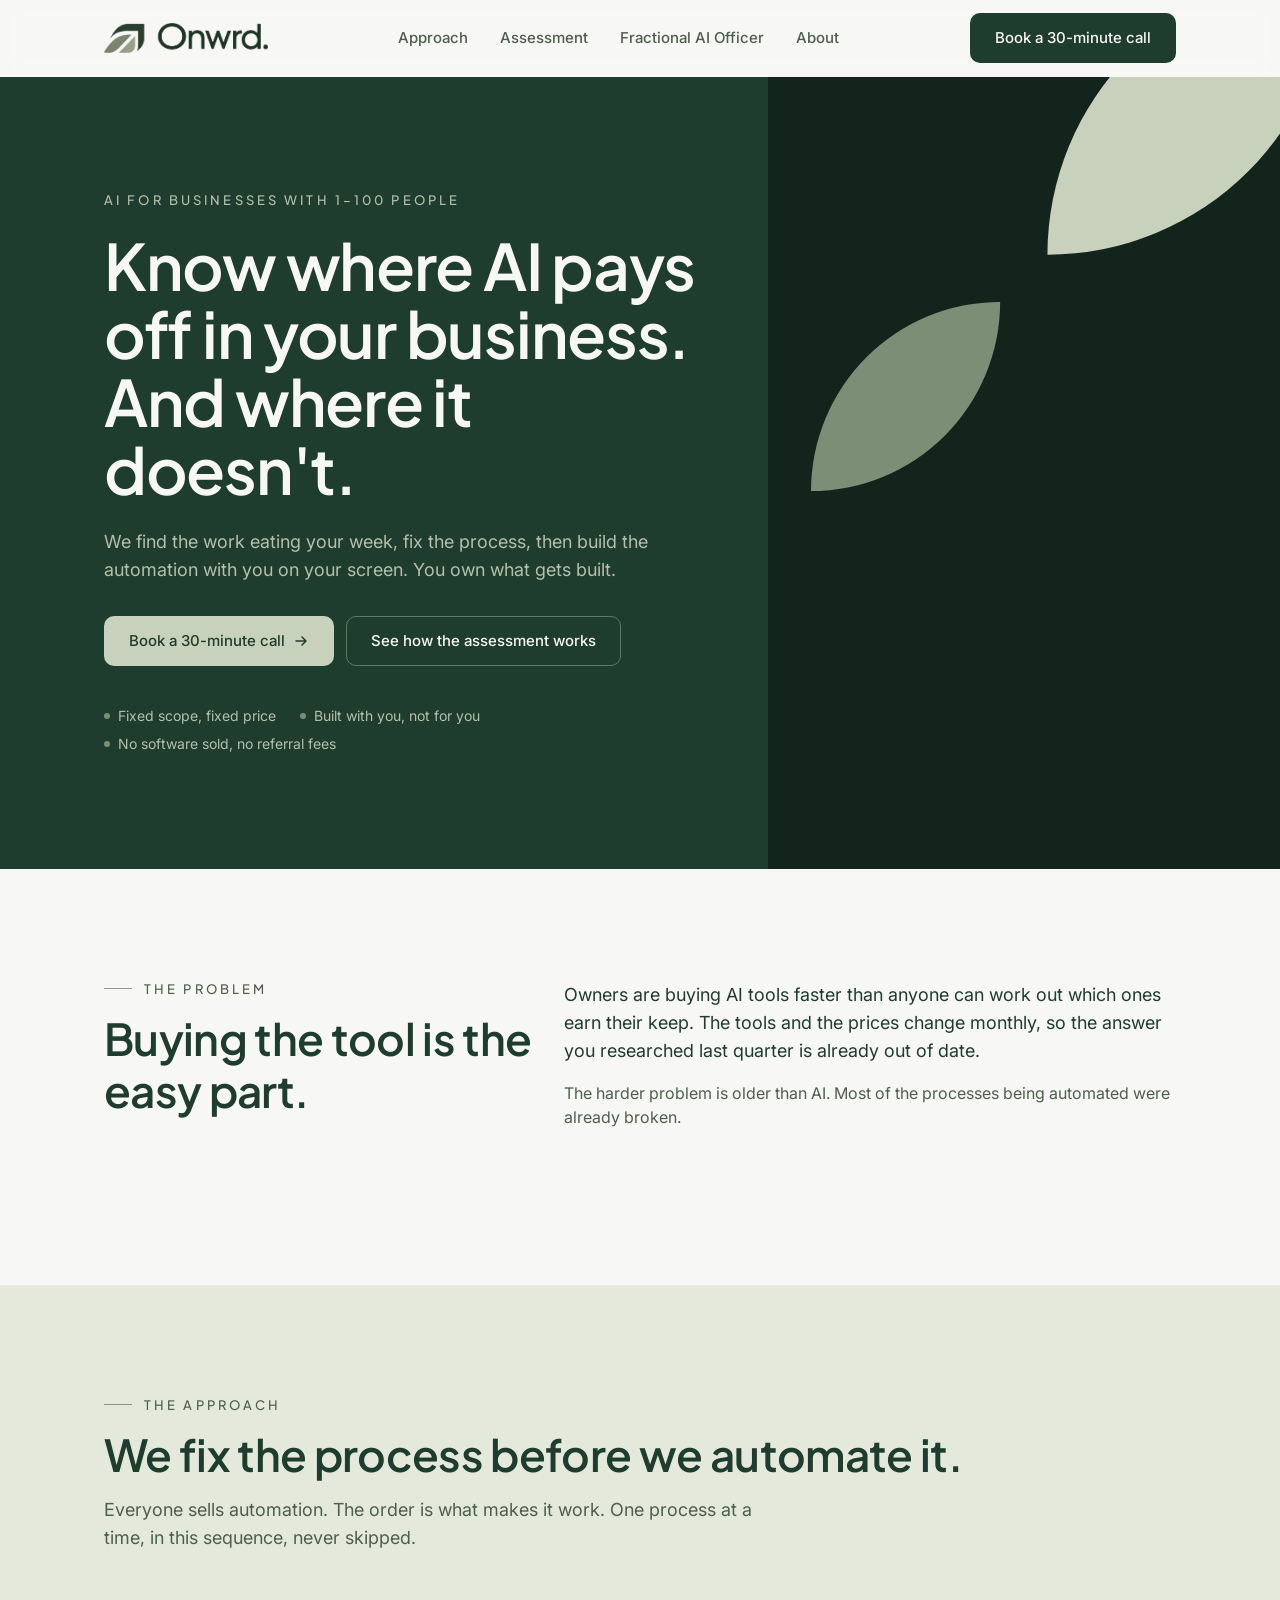
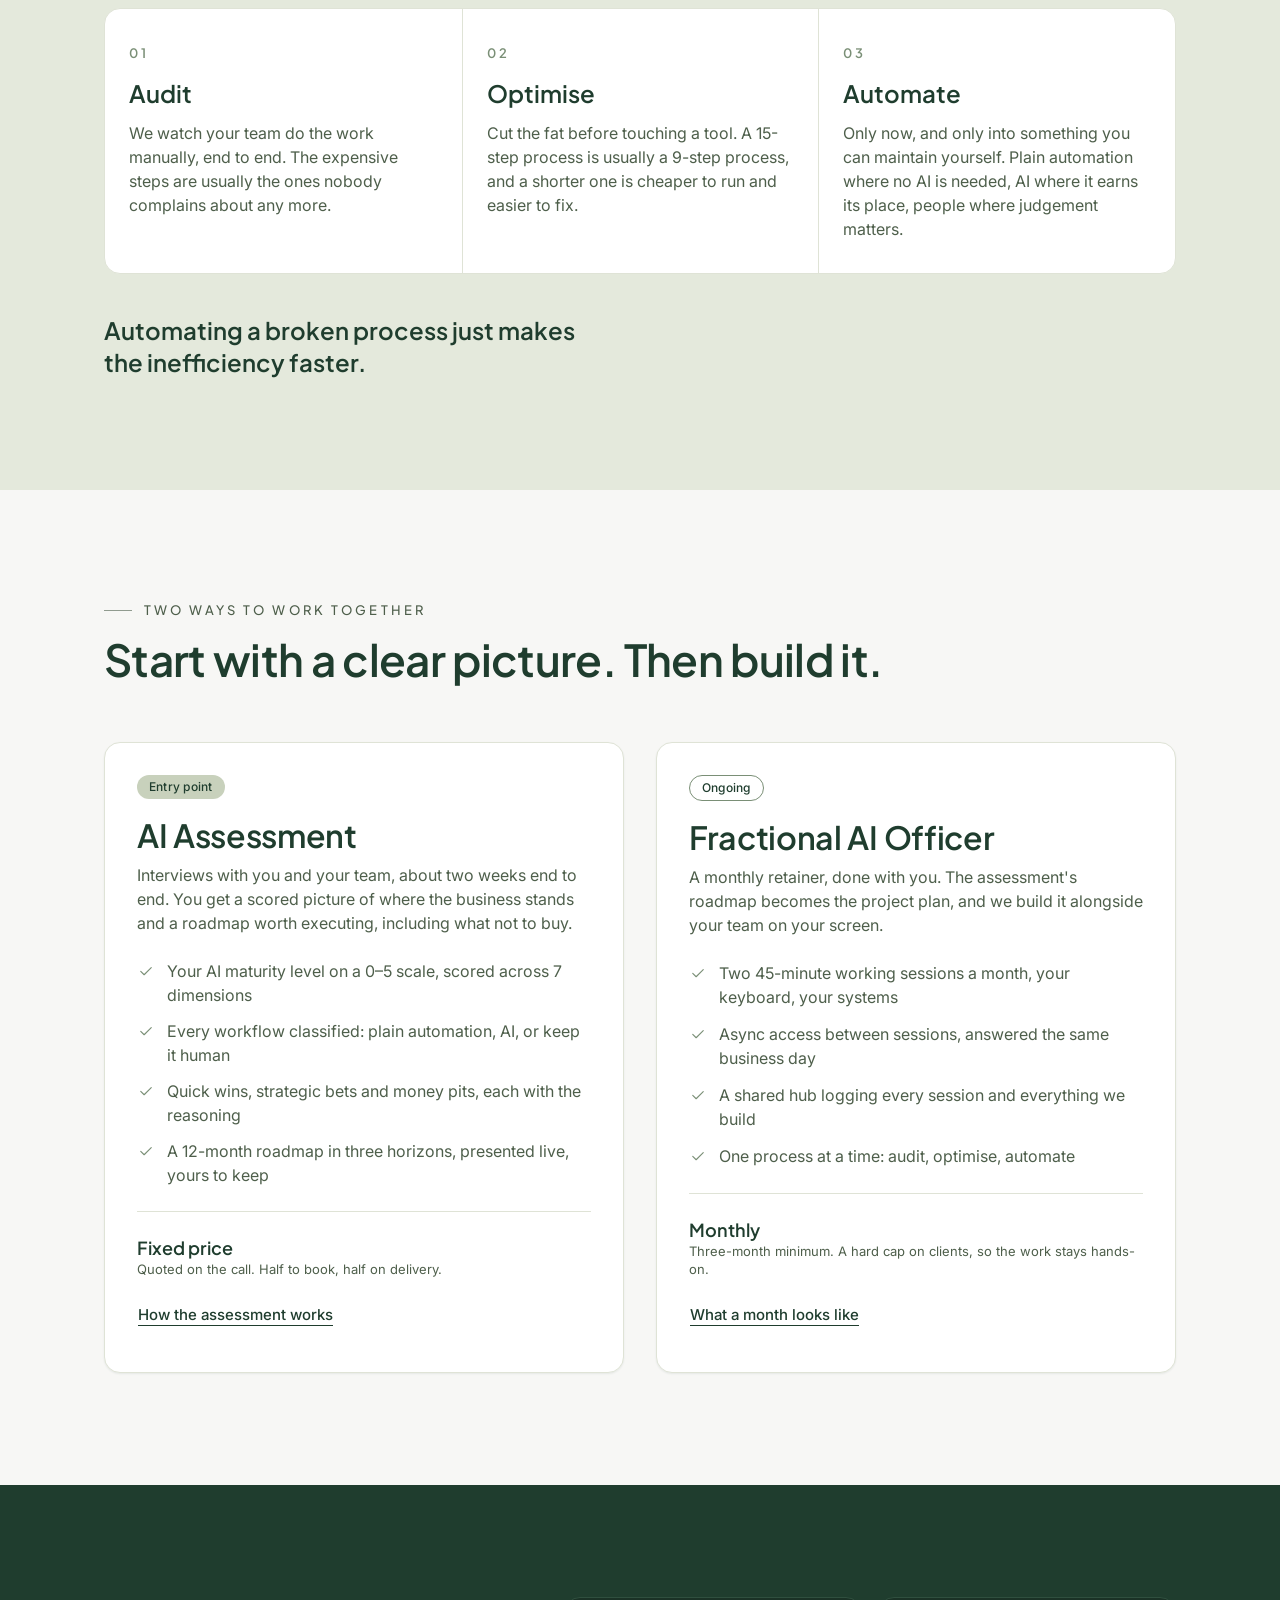
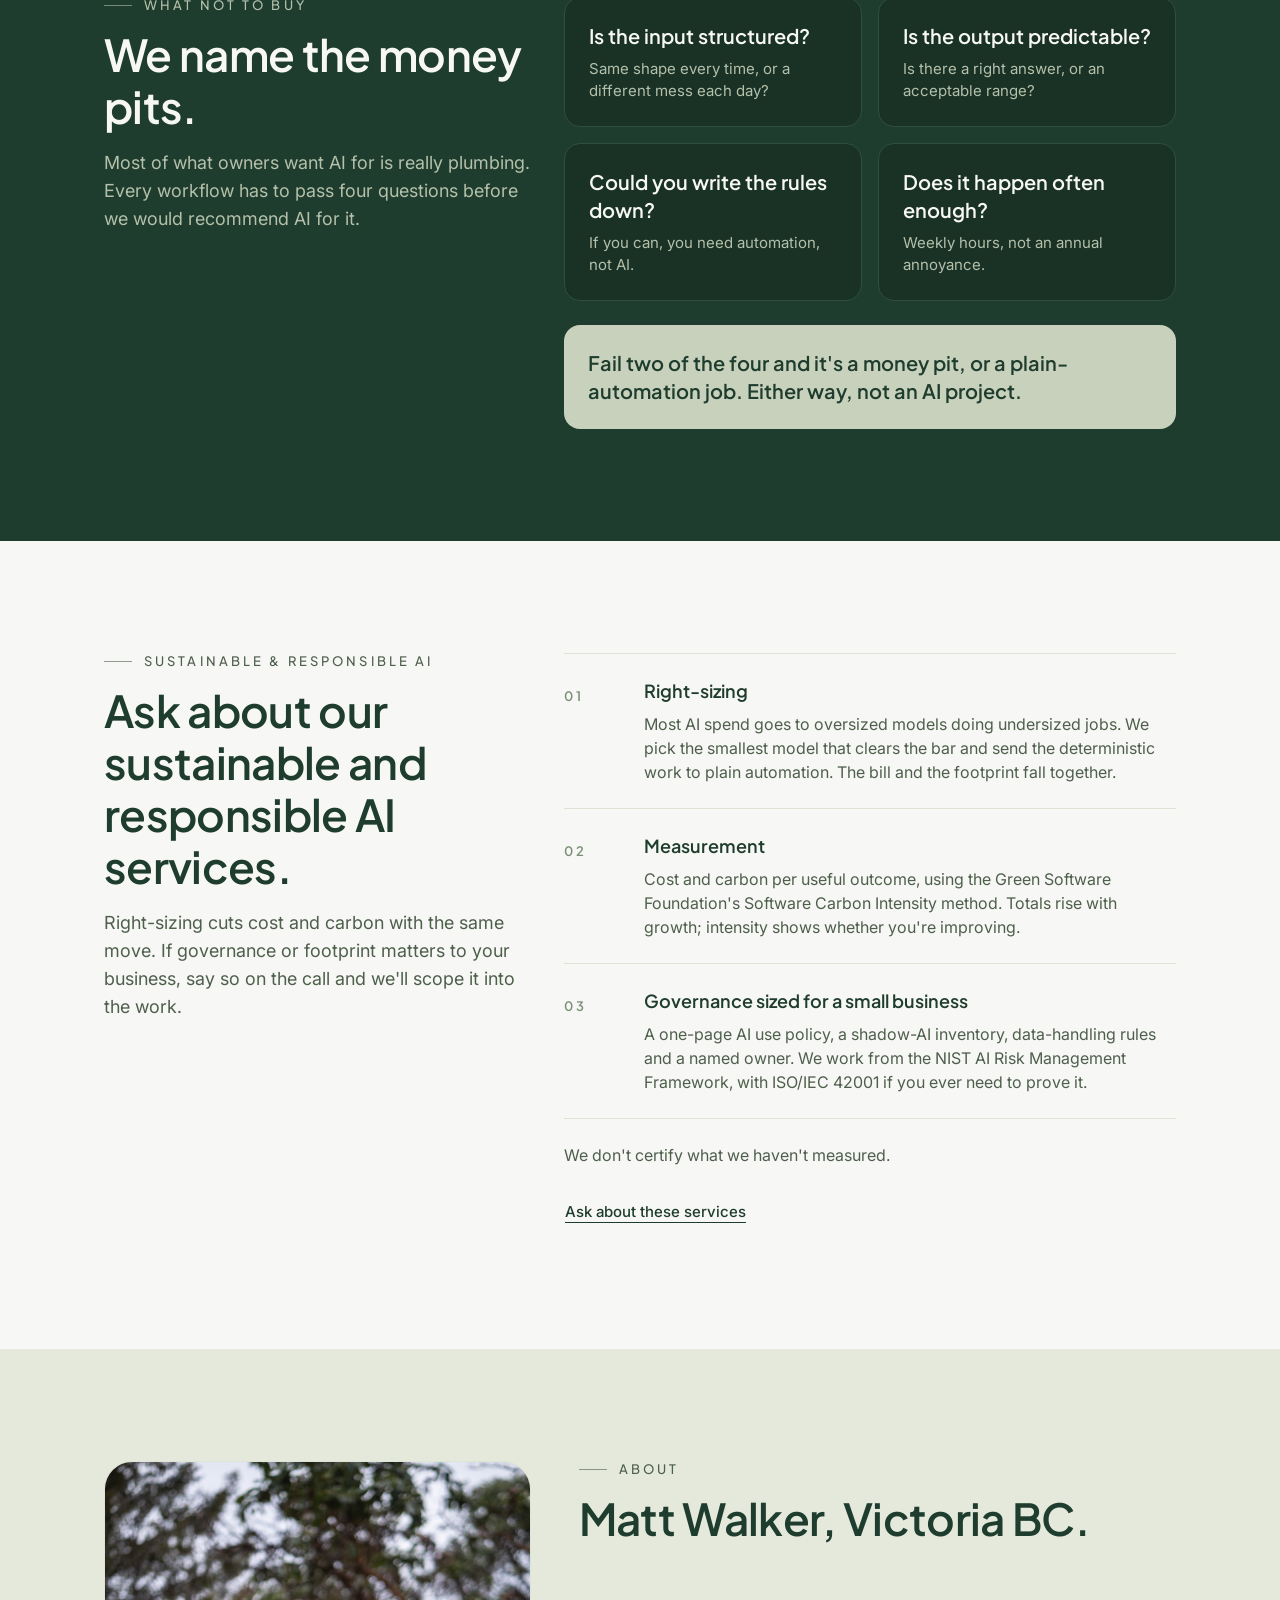
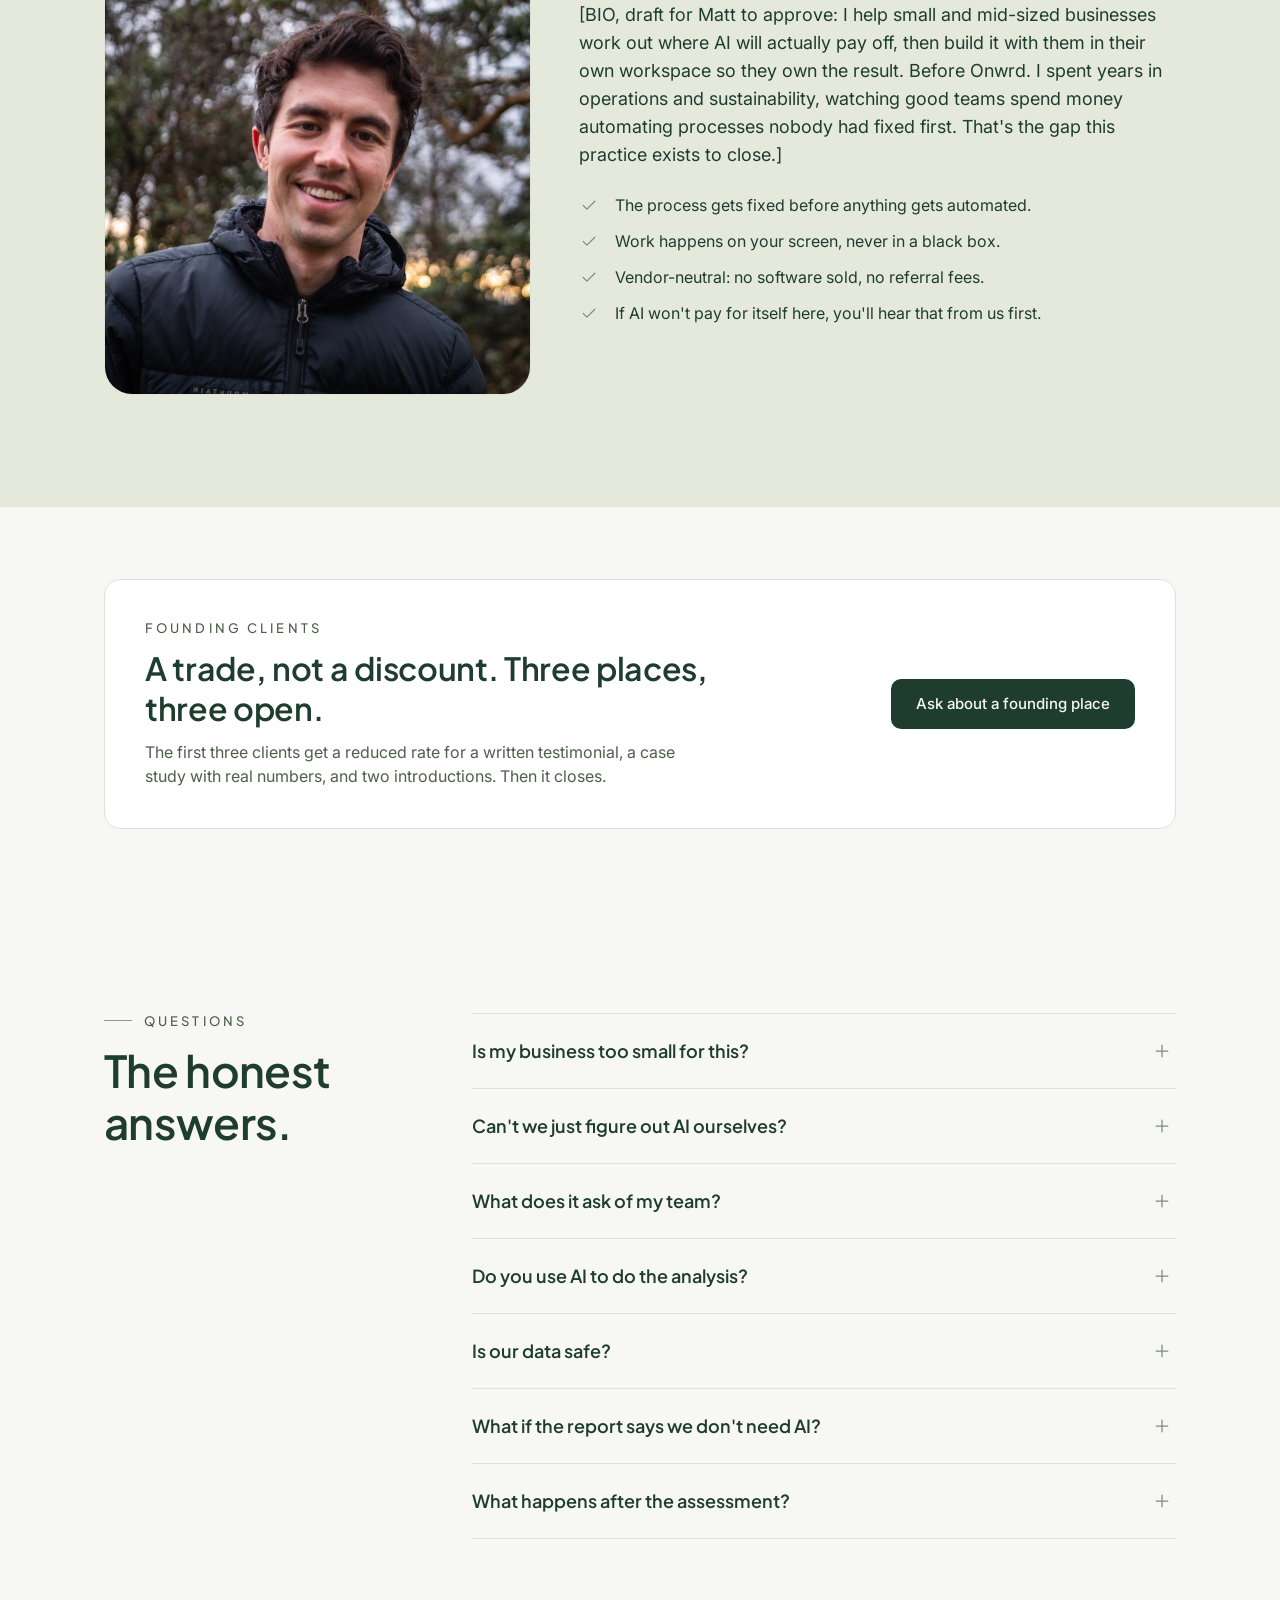
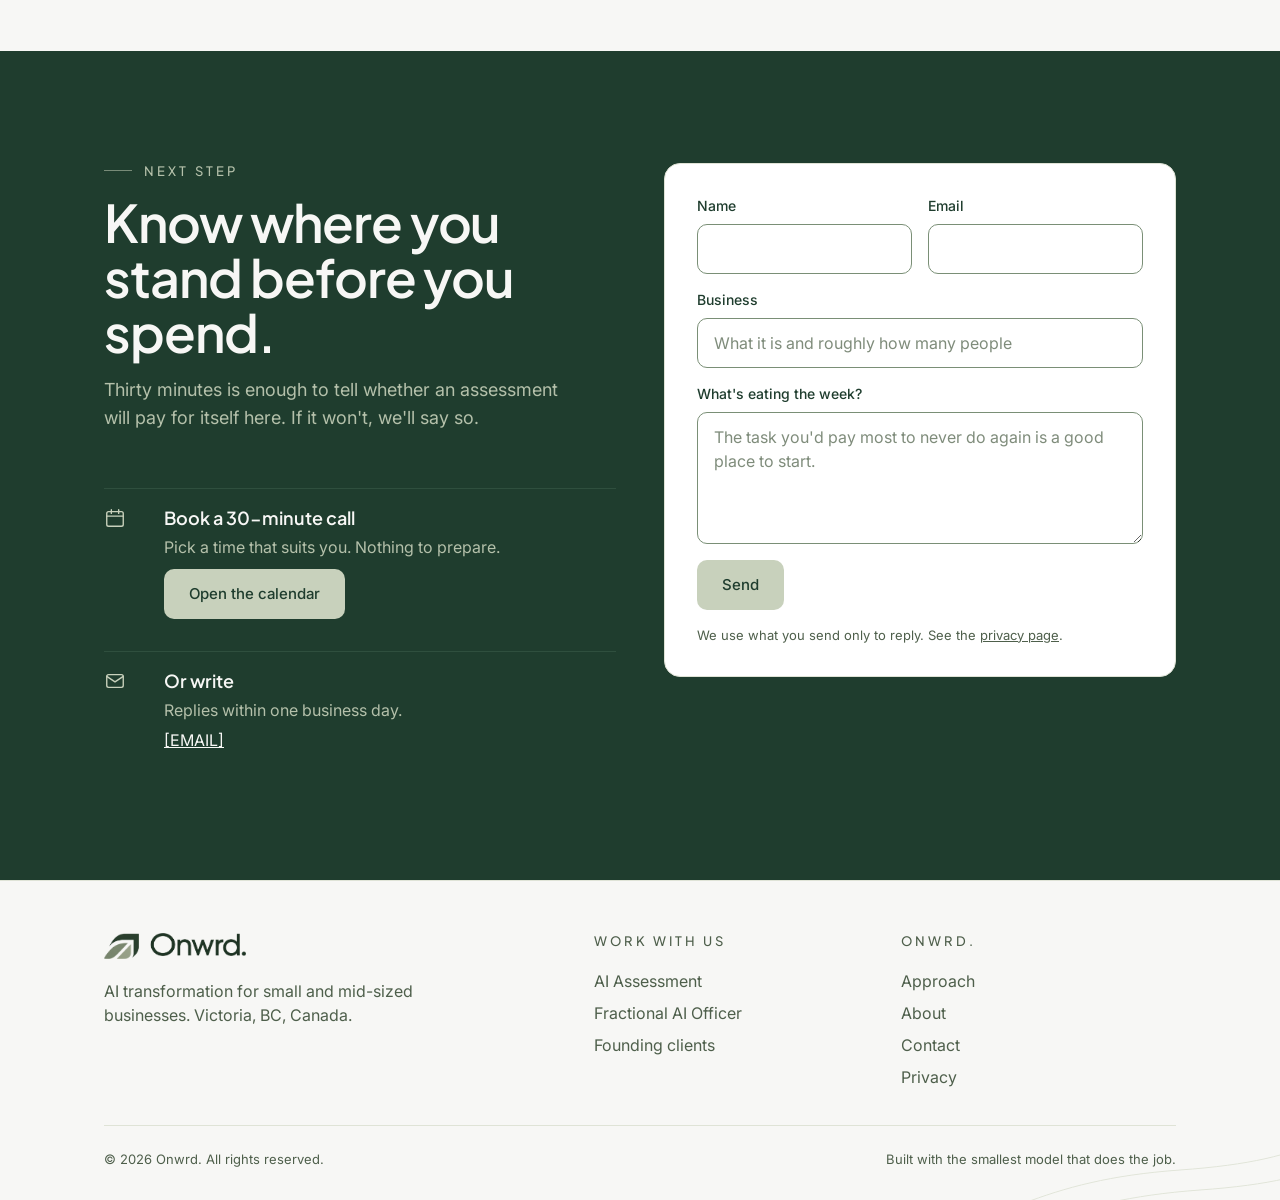
<file: index.html>
<!doctype html>
<html lang="en-CA">
<head>
  <meta charset="utf-8">
  <meta name="viewport" content="width=device-width, initial-scale=1">
  <title>Onwrd. — AI assessments and a Fractional AI Officer for small business</title>
  <meta name="description" content="Onwrd. finds where AI pays off in your business, fixes the process first, then builds it with you. AI Assessment and Fractional AI Officer. Victoria, BC.">
  <link rel="canonical" href="https://onwrd.ca/">
  <meta property="og:type" content="website">
  <meta property="og:site_name" content="Onwrd.">
  <meta property="og:title" content="Know where AI pays off in your business. And where it doesn't.">
  <meta property="og:description" content="An AI Assessment that tells you where to start, then a Fractional AI Officer who builds it with you. For businesses with 1–100 people.">
  <meta property="og:url" content="https://onwrd.ca/">
  <meta property="og:image" content="https://onwrd.ca/assets/img/og-image.png">
  <meta name="twitter:card" content="summary_large_image">
  <link rel="icon" type="image/png" sizes="32x32" href="assets/img/favicon-32.png">
  <link rel="icon" type="image/png" sizes="192x192" href="assets/img/icon-192.png">
  <link rel="apple-touch-icon" href="assets/img/apple-touch-icon.png">
  <link rel="preconnect" href="https://fonts.googleapis.com">
  <link rel="preconnect" href="https://fonts.gstatic.com" crossorigin>
  <link href="https://fonts.googleapis.com/css2?family=Plus+Jakarta+Sans:wght@500;600;700&family=Inter:wght@400;500&display=swap" rel="stylesheet">
  <link rel="stylesheet" href="assets/css/site.css">
  <script type="application/ld+json">
  {
    "@context": "https://schema.org",
    "@type": "ProfessionalService",
    "name": "Onwrd.",
    "description": "AI transformation consulting for small and mid-sized businesses: an interview-driven AI Assessment and a Fractional AI Officer retainer.",
    "url": "https://onwrd.ca/",
    "image": "https://onwrd.ca/assets/img/og-image.png",
    "founder": { "@type": "Person", "name": "Matt Walker" },
    "areaServed": ["Victoria, BC", "British Columbia", "Canada"],
    "address": { "@type": "PostalAddress", "addressLocality": "Victoria", "addressRegion": "BC", "addressCountry": "CA" },
    "makesOffer": [
      { "@type": "Offer", "itemOffered": { "@type": "Service", "name": "AI Assessment" } },
      { "@type": "Offer", "itemOffered": { "@type": "Service", "name": "Fractional AI Officer" } }
    ]
  }
  </script>
</head>
<body>

<header class="site-header">
  <div class="container nav">
    <a class="nav-logo" href="index.html" aria-label="Onwrd. home"><img src="assets/img/onwrd-lockup.png" alt="Onwrd." width="747" height="137"></a>
    <nav class="nav-links" id="primary-nav" aria-label="Primary">
      <a href="#approach">Approach</a>
      <a href="assessment.html">Assessment</a>
      <a href="fractional-ai-officer.html">Fractional AI Officer</a>
      <a href="#about">About</a>
      <a class="onw-btn onw-btn--primary nav-cta-mobile" href="#contact">Book a 30-minute call</a>
    </nav>
    <a class="onw-btn onw-btn--primary nav-cta" href="#contact">Book a 30-minute call</a>
    <button class="nav-toggle" type="button" aria-expanded="false" aria-controls="primary-nav" aria-label="Open menu">
      <svg class="icon-open" viewBox="0 0 24 24" fill="none" stroke="currentColor" stroke-width="1.5" stroke-linecap="round" aria-hidden="true"><path d="M4 7h16M4 12h16M4 17h16"/></svg>
      <svg class="icon-close" viewBox="0 0 24 24" fill="none" stroke="currentColor" stroke-width="1.5" stroke-linecap="round" aria-hidden="true"><path d="M6 6l12 12M18 6L6 18"/></svg>
    </button>
  </div>
</header>

<main>

  <!-- HERO -->
  <section class="hero on-forest">
    <div class="hero-art" aria-hidden="true">
      <svg viewBox="0 0 480 300" preserveAspectRatio="xMaxYMax slice">
        <rect class="leaf-stone" x="16" y="-28" width="128" height="164" rx="28"/>
        <rect class="leaf-sage" x="16" y="152" width="128" height="184" rx="28"/>
        <rect class="leaf-deep" x="160" y="-40" width="360" height="380" rx="28"/>
        <path class="leaf-sage"  d="M192 268 A32 32 0 0 1 224 236 A32 32 0 0 1 192 268 Z"/>
        <path class="leaf-stone" d="M240 220 A48 48 0 0 1 288 172 A48 48 0 0 1 240 220 Z"/>
        <path class="leaf-sage"  d="M304 156 A64 64 0 0 1 368 92 A64 64 0 0 1 304 156 Z"/>
        <path class="leaf-stone" d="M384 76 A96 96 0 0 1 480 -20 A96 96 0 0 1 384 76 Z"/>
      </svg>
    </div>
    <div class="container">
      <div class="hero-grid">
        <div class="hero-copy">
          <p class="t-eyebrow reveal">AI for businesses with 1–100 people</p>
          <h1 class="t-display reveal" data-delay="1">Know where AI pays off in your business. And where it doesn't.</h1>
          <p class="t-lg muted measure reveal" data-delay="2">We find the work eating your week, fix the process, then build the automation with you on your screen. You own what gets built.</p>
          <div class="hero-actions reveal" data-delay="3">
            <a class="onw-btn onw-btn--primary" href="#contact">Book a 30-minute call <svg class="arrow" viewBox="0 0 16 16" fill="none" stroke="currentColor" stroke-width="1.5" stroke-linecap="round" stroke-linejoin="round" aria-hidden="true"><path d="M3 8h10M9 4l4 4-4 4"/></svg></a>
            <a class="onw-btn onw-btn--secondary" href="assessment.html">See how the assessment works</a>
          </div>
          <ul class="hero-trust reveal" data-delay="3">
            <li>Fixed scope, fixed price</li>
            <li>Built with you, not for you</li>
            <li>No software sold, no referral fees</li>
          </ul>
        </div>
      </div>
    </div>
  </section>

  <!-- PROBLEM -->
  <section class="section" id="problem">
    <div class="container">
      <div class="grid grid-12">
        <div class="col-5">
          <div class="section-head">
            <p class="t-eyebrow reveal">The problem</p>
            <h2 class="t-h1 reveal" data-delay="1">Buying the tool is the easy part.</h2>
          </div>
        </div>
        <div class="col-7">
          <p class="t-lg measure reveal">Owners are buying AI tools faster than anyone can work out which ones earn their keep. The tools and the prices change monthly, so the answer you researched last quarter is already out of date.</p>
          <p class="measure muted reveal" data-delay="1" style="margin-top:16px">The harder problem is older than AI. Most of the processes being automated were already broken.</p>
        </div>
      </div>
    </div>
  </section>

  <!-- METHOD -->
  <section class="section on-tint" id="approach">
    <div class="container">
      <div class="section-head">
        <p class="t-eyebrow reveal">The approach</p>
        <h2 class="t-h1 reveal" data-delay="1">We fix the process before we automate it.</h2>
        <p class="t-lg muted measure reveal" data-delay="2">Everyone sells automation. The order is what makes it work. One process at a time, in this sequence, never skipped.</p>
      </div>
      <div class="steps reveal">
        <div class="step">
          <span class="step-num">01</span>
          <h3 class="step-title">Audit</h3>
          <p>We watch your team do the work manually, end to end. The expensive steps are usually the ones nobody complains about any more.</p>
        </div>
        <div class="step">
          <span class="step-num">02</span>
          <h3 class="step-title">Optimise</h3>
          <p>Cut the fat before touching a tool. A 15-step process is usually a 9-step process, and a shorter one is cheaper to run and easier to fix.</p>
        </div>
        <div class="step">
          <span class="step-num">03</span>
          <h3 class="step-title">Automate</h3>
          <p>Only now, and only into something you can maintain yourself. Plain automation where no AI is needed, AI where it earns its place, people where judgement matters.</p>
        </div>
      </div>
      <p class="t-h3 reveal" style="margin-top:40px;max-width:30ch">Automating a broken process just makes the inefficiency faster.</p>
    </div>
  </section>

  <!-- OFFERS -->
  <section class="section" id="offers">
    <div class="container">
      <div class="section-head">
        <p class="t-eyebrow reveal">Two ways to work together</p>
        <h2 class="t-h1 reveal" data-delay="1">Start with a clear picture. Then build it.</h2>
      </div>
      <div class="grid grid-2">
        <article class="onw-card offer reveal">
          <div class="offer-head">
            <span class="onw-tag">Entry point</span>
            <h3 class="t-h2">AI Assessment</h3>
            <p class="muted">Interviews with you and your team, about two weeks end to end. You get a scored picture of where the business stands and a roadmap worth executing, including what not to buy.</p>
          </div>
          <ul class="offer-list">
            <li><svg viewBox="0 0 24 24" fill="none" stroke="currentColor" stroke-width="1.5" stroke-linecap="round" stroke-linejoin="round" aria-hidden="true"><path d="M5 12.5l4.5 4.5L19 7.5"/></svg><span>Your AI maturity level on a 0–5 scale, scored across 7 dimensions</span></li>
            <li><svg viewBox="0 0 24 24" fill="none" stroke="currentColor" stroke-width="1.5" stroke-linecap="round" stroke-linejoin="round" aria-hidden="true"><path d="M5 12.5l4.5 4.5L19 7.5"/></svg><span>Every workflow classified: plain automation, AI, or keep it human</span></li>
            <li><svg viewBox="0 0 24 24" fill="none" stroke="currentColor" stroke-width="1.5" stroke-linecap="round" stroke-linejoin="round" aria-hidden="true"><path d="M5 12.5l4.5 4.5L19 7.5"/></svg><span>Quick wins, strategic bets and money pits, each with the reasoning</span></li>
            <li><svg viewBox="0 0 24 24" fill="none" stroke="currentColor" stroke-width="1.5" stroke-linecap="round" stroke-linejoin="round" aria-hidden="true"><path d="M5 12.5l4.5 4.5L19 7.5"/></svg><span>A 12-month roadmap in three horizons, presented live, yours to keep</span></li>
          </ul>
          <div class="offer-foot">
            <div class="offer-price">Fixed price<small>Quoted on the call. Half to book, half on delivery.</small></div>
            <a class="onw-btn onw-btn--ghost" href="assessment.html">How the assessment works</a>
          </div>
        </article>
        <article class="onw-card offer reveal" data-delay="1">
          <div class="offer-head">
            <span class="onw-tag onw-tag--outline">Ongoing</span>
            <h3 class="t-h2">Fractional AI Officer</h3>
            <p class="muted">A monthly retainer, done with you. The assessment's roadmap becomes the project plan, and we build it alongside your team on your screen.</p>
          </div>
          <ul class="offer-list">
            <li><svg viewBox="0 0 24 24" fill="none" stroke="currentColor" stroke-width="1.5" stroke-linecap="round" stroke-linejoin="round" aria-hidden="true"><path d="M5 12.5l4.5 4.5L19 7.5"/></svg><span>Two 45-minute working sessions a month, your keyboard, your systems</span></li>
            <li><svg viewBox="0 0 24 24" fill="none" stroke="currentColor" stroke-width="1.5" stroke-linecap="round" stroke-linejoin="round" aria-hidden="true"><path d="M5 12.5l4.5 4.5L19 7.5"/></svg><span>Async access between sessions, answered the same business day</span></li>
            <li><svg viewBox="0 0 24 24" fill="none" stroke="currentColor" stroke-width="1.5" stroke-linecap="round" stroke-linejoin="round" aria-hidden="true"><path d="M5 12.5l4.5 4.5L19 7.5"/></svg><span>A shared hub logging every session and everything we build</span></li>
            <li><svg viewBox="0 0 24 24" fill="none" stroke="currentColor" stroke-width="1.5" stroke-linecap="round" stroke-linejoin="round" aria-hidden="true"><path d="M5 12.5l4.5 4.5L19 7.5"/></svg><span>One process at a time: audit, optimise, automate</span></li>
          </ul>
          <div class="offer-foot">
            <div class="offer-price">Monthly<small>Three-month minimum. A hard cap on clients, so the work stays hands-on.</small></div>
            <a class="onw-btn onw-btn--ghost" href="fractional-ai-officer.html">What a month looks like</a>
          </div>
        </article>
      </div>
    </div>
  </section>

  <!-- MONEY PITS -->
  <section class="section on-forest" id="money-pits">
    <div class="container">
      <div class="grid grid-12">
        <div class="col-5">
          <div class="section-head">
            <p class="t-eyebrow reveal">What not to buy</p>
            <h2 class="t-h1 reveal" data-delay="1">We name the money pits.</h2>
            <p class="t-lg muted measure-narrow reveal" data-delay="2">Most of what owners want AI for is really plumbing. Every workflow has to pass four questions before we would recommend AI for it.</p>
          </div>
        </div>
        <div class="col-7">
          <div class="filter-grid reveal">
            <div class="filter"><div class="q">Is the input structured?</div><p>Same shape every time, or a different mess each day?</p></div>
            <div class="filter"><div class="q">Is the output predictable?</div><p>Is there a right answer, or an acceptable range?</p></div>
            <div class="filter"><div class="q">Could you write the rules down?</div><p>If you can, you need automation, not AI.</p></div>
            <div class="filter"><div class="q">Does it happen often enough?</div><p>Weekly hours, not an annual annoyance.</p></div>
          </div>
          <div class="filter-rule reveal" data-delay="1">Fail two of the four and it's a money pit, or a plain-automation job. Either way, not an AI project.</div>
        </div>
      </div>
    </div>
  </section>

  <!-- SUSTAINABLE -->
  <section class="section" id="responsible">
    <div class="container">
      <div class="grid grid-12">
        <div class="col-5">
          <div class="section-head">
            <p class="t-eyebrow reveal">Sustainable &amp; responsible AI</p>
            <h2 class="t-h1 reveal" data-delay="1">Ask about our sustainable and responsible AI services.</h2>
            <p class="t-lg muted measure-narrow reveal" data-delay="2">Right-sizing cuts cost and carbon with the same move. If governance or footprint matters to your business, say so on the call and we'll scope it into the work.</p>
          </div>
        </div>
        <div class="col-7">
          <ul class="feature-list reveal">
            <li><span class="n">01</span><div><h4 class="t-h4">Right-sizing</h4><p>Most AI spend goes to oversized models doing undersized jobs. We pick the smallest model that clears the bar and send the deterministic work to plain automation. The bill and the footprint fall together.</p></div></li>
            <li><span class="n">02</span><div><h4 class="t-h4">Measurement</h4><p>Cost and carbon per useful outcome, using the Green Software Foundation's Software Carbon Intensity method. Totals rise with growth; intensity shows whether you're improving.</p></div></li>
            <li><span class="n">03</span><div><h4 class="t-h4">Governance sized for a small business</h4><p>A one-page AI use policy, a shadow-AI inventory, data-handling rules and a named owner. We work from the NIST AI Risk Management Framework, with ISO/IEC 42001 if you ever need to prove it.</p></div></li>
          </ul>
          <p class="muted reveal" data-delay="1" style="margin-top:24px">We don't certify what we haven't measured.</p>
          <div class="reveal" data-delay="1" style="margin-top:20px"><a class="onw-btn onw-btn--ghost" href="#contact">Ask about these services</a></div>
        </div>
      </div>
    </div>
  </section>

  <!-- ABOUT -->
  <section class="section on-tint" id="about">
    <div class="container">
      <div class="about-grid">
        <div class="portrait reveal">
          <img src="assets/img/matt-walker.jpg" alt="Matt Walker">
        </div>
        <div>
          <div class="section-head">
            <p class="t-eyebrow reveal">About</p>
            <h2 class="t-h1 reveal" data-delay="1">Matt Walker, Victoria BC.</h2>
          </div>
          <p class="t-lg measure reveal" data-delay="1">[BIO, draft for Matt to approve: I help small and mid-sized businesses work out where AI will actually pay off, then build it with them in their own workspace so they own the result. Before Onwrd. I spent years in operations and sustainability, watching good teams spend money automating processes nobody had fixed first. That's the gap this practice exists to close.]</p>
          <ul class="principles reveal" data-delay="2">
            <li><svg viewBox="0 0 24 24" fill="none" stroke="currentColor" stroke-width="1.5" stroke-linecap="round" stroke-linejoin="round" aria-hidden="true"><path d="M5 12.5l4.5 4.5L19 7.5"/></svg><span>The process gets fixed before anything gets automated.</span></li>
            <li><svg viewBox="0 0 24 24" fill="none" stroke="currentColor" stroke-width="1.5" stroke-linecap="round" stroke-linejoin="round" aria-hidden="true"><path d="M5 12.5l4.5 4.5L19 7.5"/></svg><span>Work happens on your screen, never in a black box.</span></li>
            <li><svg viewBox="0 0 24 24" fill="none" stroke="currentColor" stroke-width="1.5" stroke-linecap="round" stroke-linejoin="round" aria-hidden="true"><path d="M5 12.5l4.5 4.5L19 7.5"/></svg><span>Vendor-neutral: no software sold, no referral fees.</span></li>
            <li><svg viewBox="0 0 24 24" fill="none" stroke="currentColor" stroke-width="1.5" stroke-linecap="round" stroke-linejoin="round" aria-hidden="true"><path d="M5 12.5l4.5 4.5L19 7.5"/></svg><span>If AI won't pay for itself here, you'll hear that from us first.</span></li>
          </ul>
        </div>
      </div>
    </div>
  </section>

  <!-- FOUNDING CLIENTS -->
  <section class="section-tight" id="founding">
    <div class="container">
      <div class="onw-card onw-card--flat reveal" style="padding:40px">
        <div class="grid grid-12" style="align-items:center">
          <div class="col-7">
            <p class="t-eyebrow">Founding clients</p>
            <h2 class="t-h2" style="margin-top:12px">A trade, not a discount. Three places, three open.</h2>
            <p class="muted measure" style="margin-top:12px">The first three clients get a reduced rate for a written testimonial, a case study with real numbers, and two introductions. Then it closes.</p>
          </div>
          <div class="col-5" style="display:flex;justify-content:flex-end;flex-wrap:wrap;gap:12px">
            <a class="onw-btn onw-btn--primary" href="#contact">Ask about a founding place</a>
          </div>
        </div>
      </div>
    </div>
  </section>

  <!-- FAQ -->
  <section class="section" id="faq">
    <div class="container">
      <div class="grid grid-12">
        <div class="col-4">
          <div class="section-head">
            <p class="t-eyebrow reveal">Questions</p>
            <h2 class="t-h1 reveal" data-delay="1">The honest answers.</h2>
          </div>
        </div>
        <div class="col-8">
          <div class="faq reveal">
            <details>
              <summary>Is my business too small for this?<svg viewBox="0 0 24 24" fill="none" stroke="currentColor" stroke-width="1.5" stroke-linecap="round" aria-hidden="true"><path d="M12 5v14M5 12h14"/></svg></summary>
              <p class="a">We work with businesses from one person to a hundred. The smallest ones often have the clearest wins, because one or two manual tasks make up most of the week. If there's nothing there, the call will tell you that for free.</p>
            </details>
            <details>
              <summary>Can't we just figure out AI ourselves?<svg viewBox="0 0 24 24" fill="none" stroke="currentColor" stroke-width="1.5" stroke-linecap="round" aria-hidden="true"><path d="M12 5v14M5 12h14"/></svg></summary>
              <p class="a">Plenty of owners have tried. Most stall because the tool came before the problem, or because nobody fixed the workflow first. The assessment isn't about knowing AI exists. It's about knowing which of your workflows it pays off in.</p>
            </details>
            <details>
              <summary>What does it ask of my team?<svg viewBox="0 0 24 24" fill="none" stroke="currentColor" stroke-width="1.5" stroke-linecap="round" aria-hidden="true"><path d="M12 5v14M5 12h14"/></svg></summary>
              <p class="a">A 20-minute survey, one or two conversations with you, and 30–45 minutes each with a few of the people closest to the repetitive work. Nothing to install.</p>
            </details>
            <details>
              <summary>Do you use AI to do the analysis?<svg viewBox="0 0 24 24" fill="none" stroke="currentColor" stroke-width="1.5" stroke-linecap="round" aria-hidden="true"><path d="M12 5v14M5 12h14"/></svg></summary>
              <p class="a">Yes, deliberately. AI helps us analyse the interview transcripts and draft the report. A person runs the interviews, checks every finding against the evidence, and decides what goes in.</p>
            </details>
            <details>
              <summary>Is our data safe?<svg viewBox="0 0 24 24" fill="none" stroke="currentColor" stroke-width="1.5" stroke-linecap="round" aria-hidden="true"><path d="M12 5v14M5 12h14"/></svg></summary>
              <p class="a">Interviews are recorded for note-taking only, nothing is attributed to a team member by name, and we use business-tier tools that don't train on your data. We handle personal information under PIPEDA and BC's PIPA.</p>
            </details>
            <details>
              <summary>What if the report says we don't need AI?<svg viewBox="0 0 24 24" fill="none" stroke="currentColor" stroke-width="1.5" stroke-linecap="round" aria-hidden="true"><path d="M12 5v14M5 12h14"/></svg></summary>
              <p class="a">Then it says so, and it tells you what you do need instead, which is usually a simpler process and some plain automation. Most of the money we save clients is on the projects we tell them to skip.</p>
            </details>
            <details>
              <summary>What happens after the assessment?<svg viewBox="0 0 24 24" fill="none" stroke="currentColor" stroke-width="1.5" stroke-linecap="round" aria-hidden="true"><path d="M12 5v14M5 12h14"/></svg></summary>
              <p class="a">The roadmap is yours either way, and plenty of businesses run the first horizon themselves. If you'd rather have a partner, the Fractional AI Officer retainer picks it up one process at a time. The assessment stands alone by design.</p>
            </details>
          </div>
        </div>
      </div>
    </div>
  </section>

  <!-- CONTACT -->
  <section class="section on-forest" id="contact">
    <div class="container">
      <div class="contact-grid">
        <div>
          <div class="section-head">
            <p class="t-eyebrow reveal">Next step</p>
            <h2 class="t-display reveal" data-delay="1" style="font-size:clamp(34px,4.6vw,52px)">Know where you stand before you spend.</h2>
            <p class="t-lg muted measure-narrow reveal" data-delay="2">Thirty minutes is enough to tell whether an assessment will pay for itself here. If it won't, we'll say so.</p>
          </div>
          <div class="contact-ways reveal" data-delay="2">
            <div class="contact-way">
              <svg viewBox="0 0 24 24" fill="none" stroke="currentColor" stroke-width="1.5" stroke-linecap="round" stroke-linejoin="round" aria-hidden="true"><rect x="3" y="5" width="18" height="16" rx="2"/><path d="M3 10h18M8 3v4M16 3v4"/></svg>
              <div><p class="t-h4">Book a 30-minute call</p><p class="muted" style="margin:4px 0 10px">Pick a time that suits you. Nothing to prepare.</p><a class="onw-btn onw-btn--primary" href="[CALENDLY]">Open the calendar</a></div>
            </div>
            <div class="contact-way">
              <svg viewBox="0 0 24 24" fill="none" stroke="currentColor" stroke-width="1.5" stroke-linecap="round" stroke-linejoin="round" aria-hidden="true"><rect x="3" y="5" width="18" height="14" rx="2"/><path d="M3 7l9 6 9-6"/></svg>
              <div><p class="t-h4">Or write</p><p class="muted" style="margin:4px 0 6px">Replies within one business day.</p><a href="mailto:[EMAIL]">[EMAIL]</a></div>
            </div>
          </div>
        </div>
        <form class="form reveal" data-delay="1" action="[FORMSPREE_ENDPOINT]" method="POST">
          <div class="form-body" style="display:grid;gap:16px">
            <div class="row">
              <div class="onw-field"><label class="onw-field__label" for="f-name">Name</label><input class="onw-input" id="f-name" name="name" type="text" autocomplete="name" required></div>
              <div class="onw-field"><label class="onw-field__label" for="f-email">Email</label><input class="onw-input" id="f-email" name="email" type="email" autocomplete="email" required></div>
            </div>
            <div class="onw-field"><label class="onw-field__label" for="f-company">Business</label><input class="onw-input" id="f-company" name="company" type="text" autocomplete="organization" placeholder="What it is and roughly how many people"></div>
            <div class="onw-field"><label class="onw-field__label" for="f-msg">What's eating the week?</label><textarea class="onw-input" id="f-msg" name="message" placeholder="The task you'd pay most to never do again is a good place to start."></textarea></div>
            <input type="text" name="_gotcha" tabindex="-1" autocomplete="off" class="visually-hidden" aria-hidden="true">
            <button class="onw-btn onw-btn--primary" type="submit" style="justify-self:start">Send</button>
            <p class="form-note">We use what you send only to reply. See the <a href="privacy.html">privacy page</a>.</p>
          </div>
          <div class="form-success" role="status"><p class="t-h4">Thanks, it's on its way.</p><p class="muted" style="margin-top:6px">You'll hear back within one business day.</p></div>
        </form>
      </div>
    </div>
  </section>

</main>

<footer class="site-footer">
  <svg class="contours" viewBox="0 0 520 320" aria-hidden="true">
    <path d="M0 300 C120 260 160 220 300 210 S460 170 520 120"/>
    <path d="M0 320 C130 280 180 240 320 230 S480 190 540 140"/>
    <path d="M40 320 C160 290 210 255 340 248 S500 210 560 160"/>
    <path d="M90 320 C200 300 240 270 360 264 S520 230 580 180"/>
    <path d="M150 320 C250 310 280 285 390 280 S540 250 600 200"/>
  </svg>
  <div class="container">
    <div class="footer-grid">
      <div>
        <a class="footer-logo" href="index.html" aria-label="Onwrd. home"><img src="assets/img/onwrd-lockup.png" alt="Onwrd." width="747" height="137"></a>
        <p class="muted" style="margin-top:16px;max-width:34ch">AI transformation for small and mid-sized businesses. Victoria, BC, Canada.</p>
      </div>
      <div>
        <h4>Work with us</h4>
        <a href="assessment.html">AI Assessment</a>
        <a href="fractional-ai-officer.html">Fractional AI Officer</a>
        <a href="#founding">Founding clients</a>
      </div>
      <div>
        <h4>Onwrd.</h4>
        <a href="#approach">Approach</a>
        <a href="#about">About</a>
        <a href="#contact">Contact</a>
        <a href="privacy.html">Privacy</a>
      </div>
    </div>
    <div class="footer-bottom">
      <span>© 2026 Onwrd. All rights reserved.</span>
      <span>Built with the smallest model that does the job.</span>
    </div>
  </div>
</footer>

<script src="assets/js/site.js"></script>
</body>
</html>
</file>
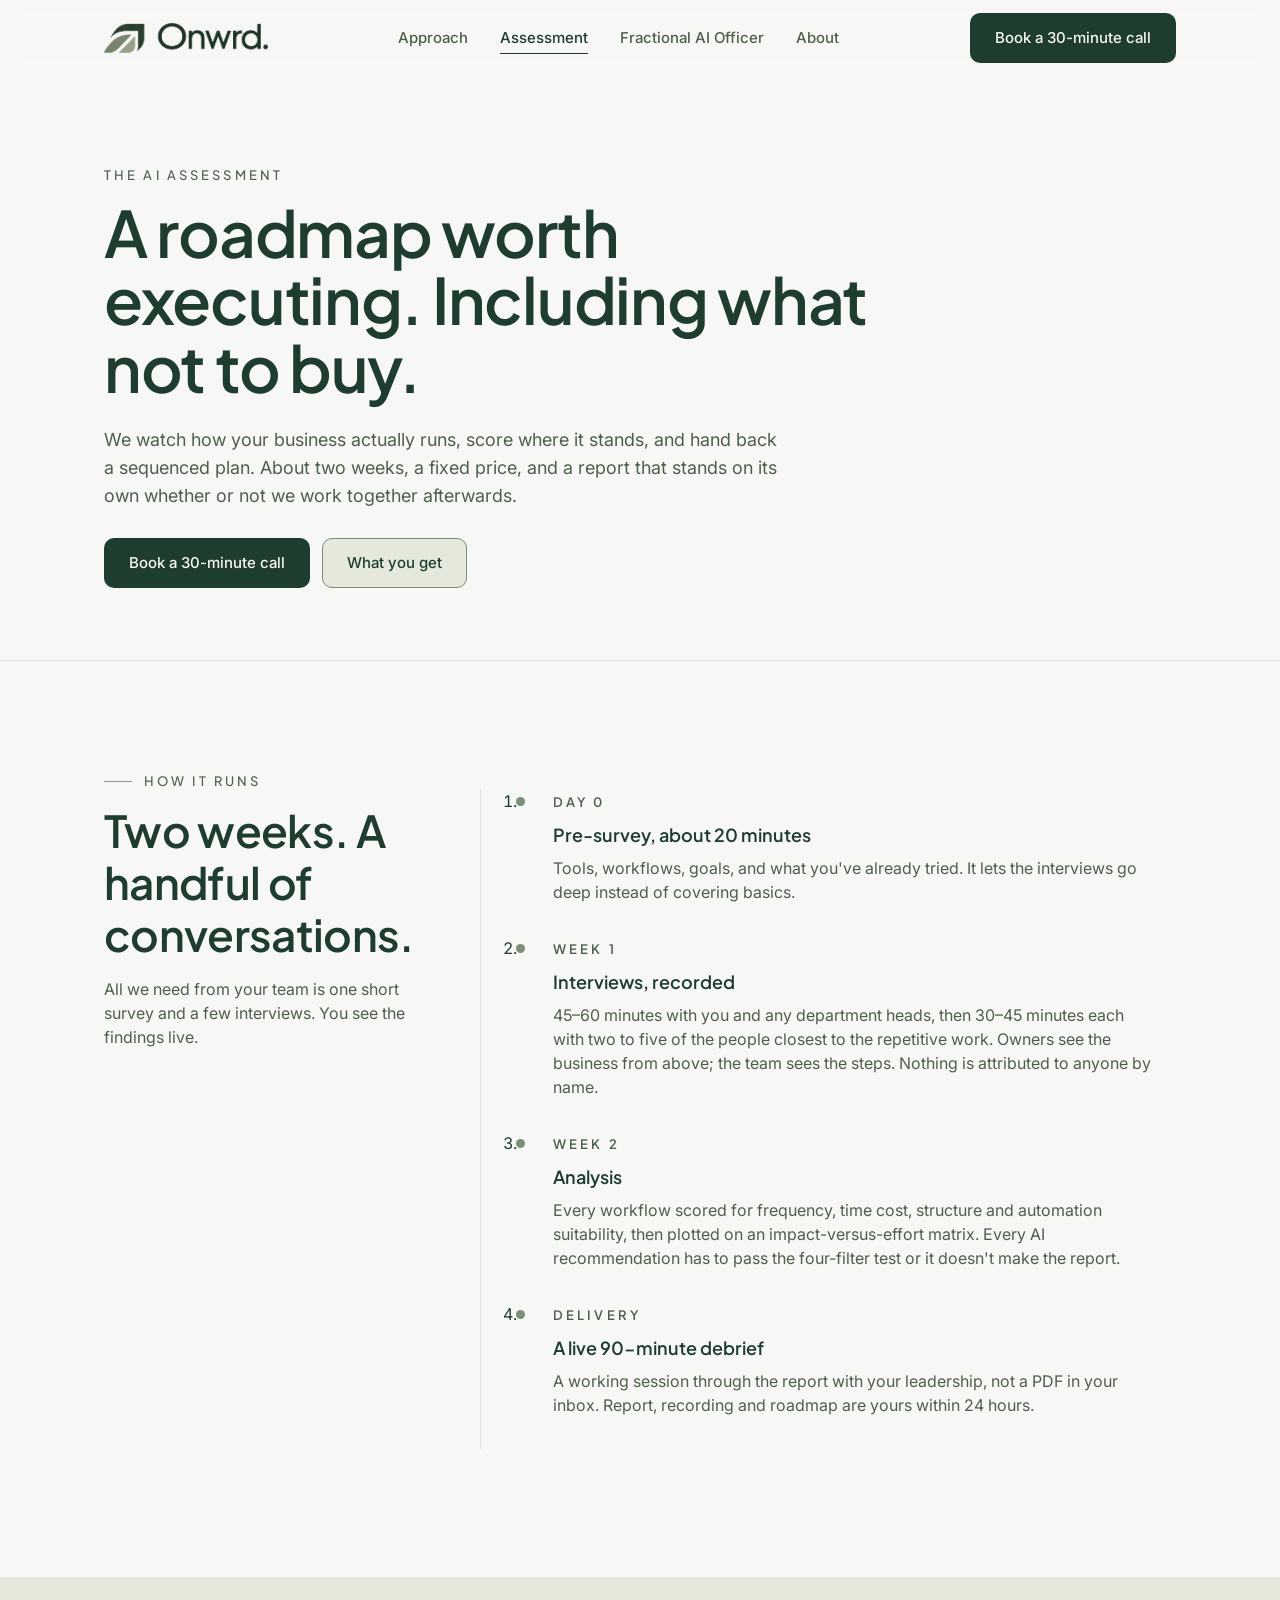
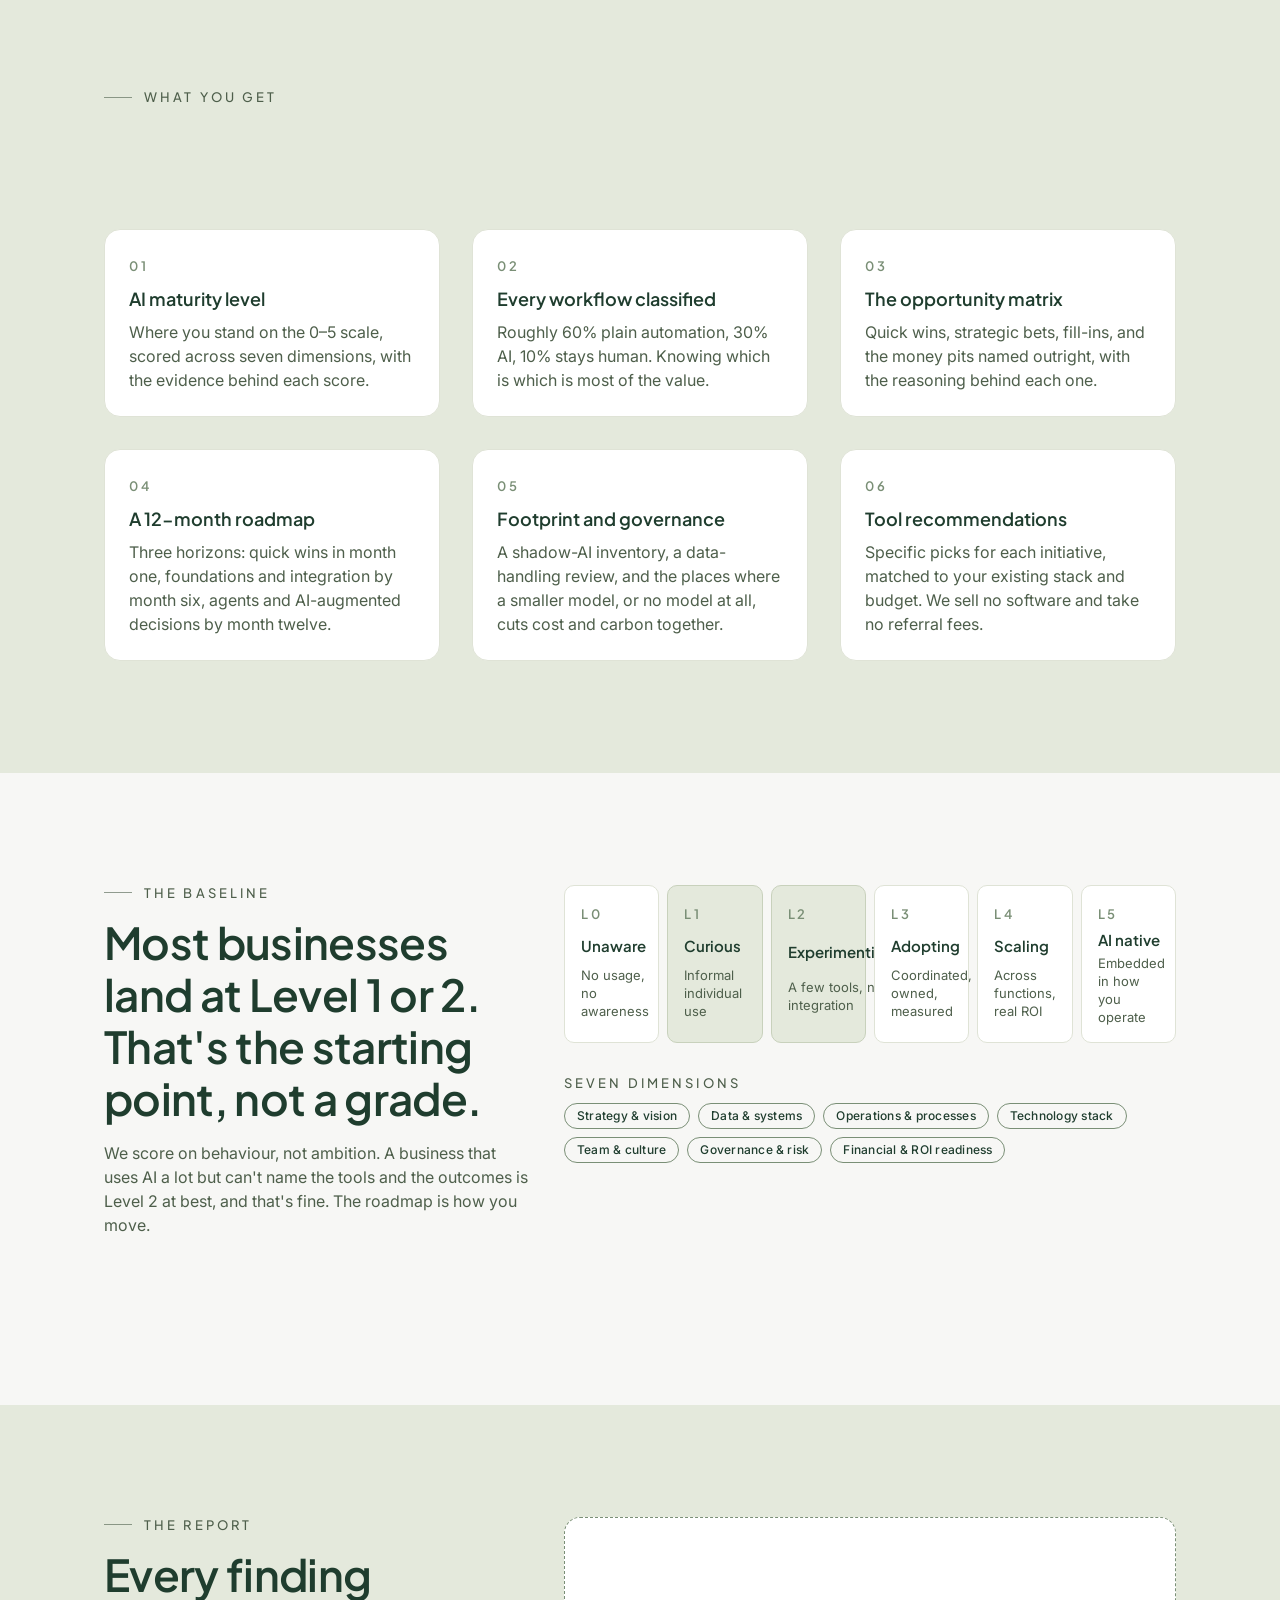
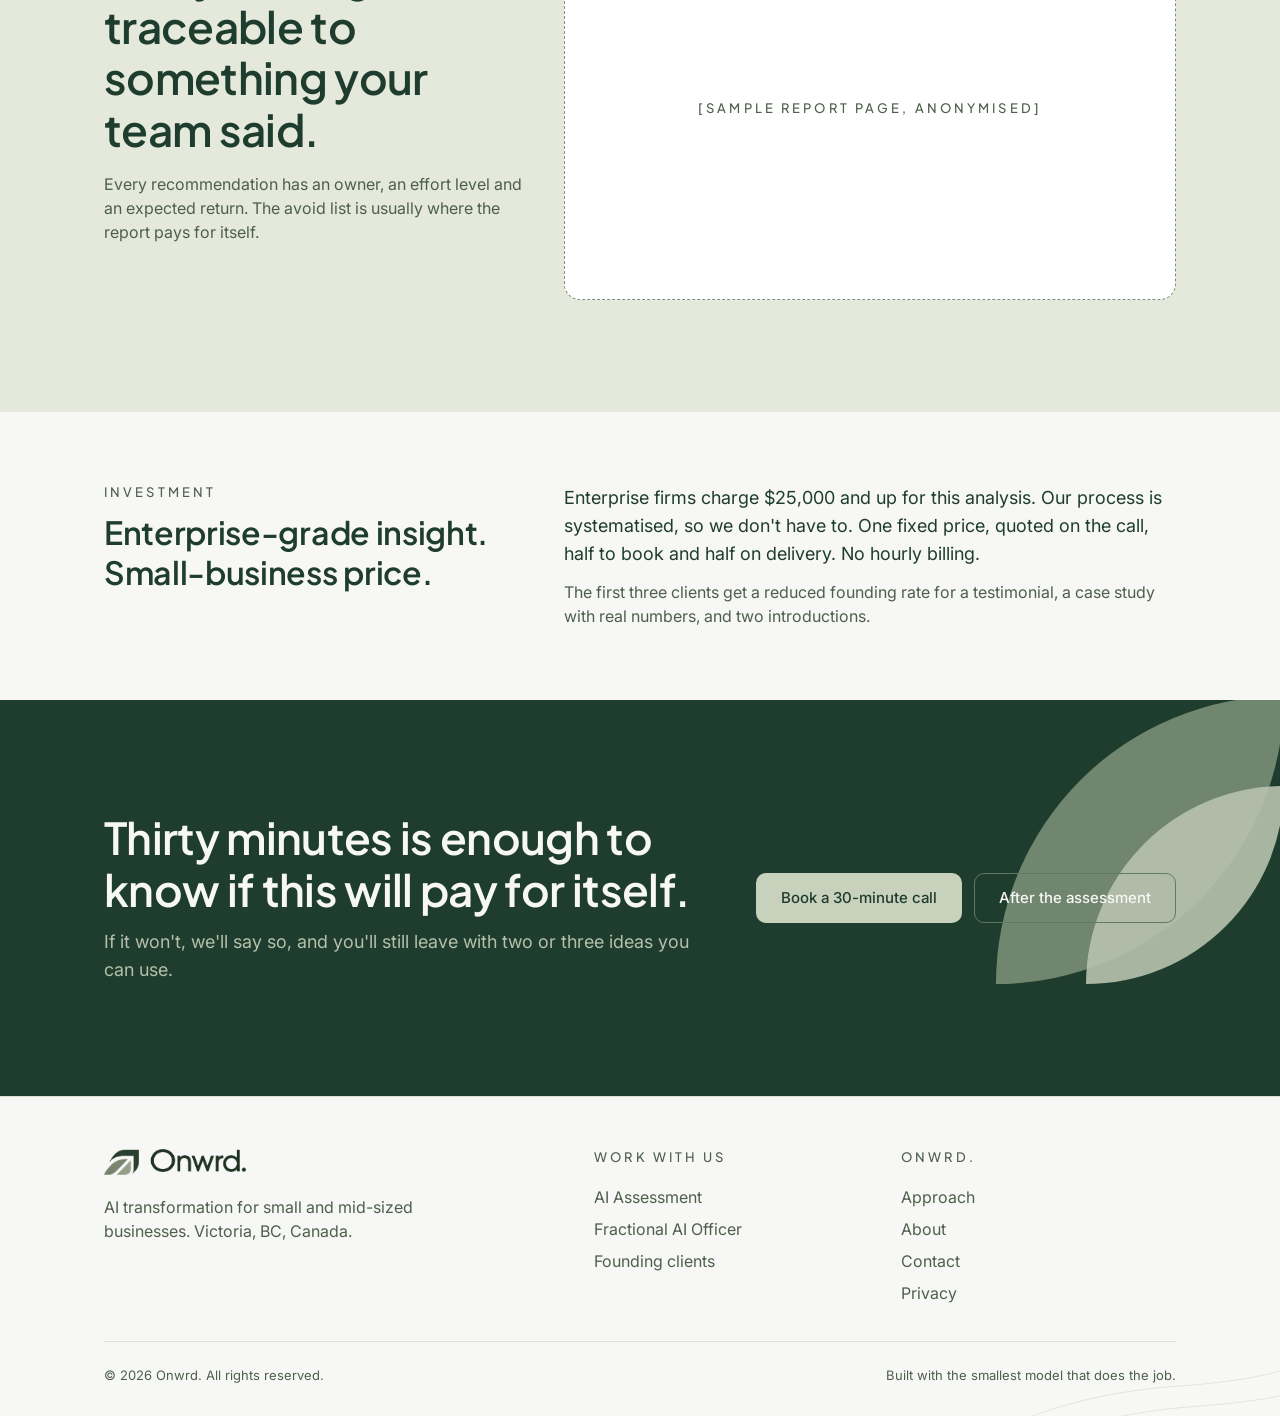
<file: assessment.html>
<!doctype html>
<html lang="en-CA">
<head>
  <meta charset="utf-8">
  <meta name="viewport" content="width=device-width, initial-scale=1">
  <title>The AI Assessment — Onwrd.</title>
  <meta name="description" content="An AI Assessment for businesses with 1–100 people: your AI maturity level, every workflow classified, the money pits named, and a 12-month roadmap. About two weeks, fixed price.">
  <link rel="canonical" href="https://onwrd.ca/assessment.html">
  <meta property="og:type" content="website">
  <meta property="og:site_name" content="Onwrd.">
  <meta property="og:title" content="The AI Assessment — Onwrd.">
  <meta property="og:description" content="Your AI maturity level, every workflow classified, the money pits named, and a roadmap worth executing. About two weeks, fixed price.">
  <meta property="og:url" content="https://onwrd.ca/assessment.html">
  <meta property="og:image" content="https://onwrd.ca/assets/img/og-image.png">
  <meta name="twitter:card" content="summary_large_image">
  <link rel="icon" type="image/png" sizes="32x32" href="assets/img/favicon-32.png">
  <link rel="apple-touch-icon" href="assets/img/apple-touch-icon.png">
  <link rel="preconnect" href="https://fonts.googleapis.com">
  <link rel="preconnect" href="https://fonts.gstatic.com" crossorigin>
  <link href="https://fonts.googleapis.com/css2?family=Plus+Jakarta+Sans:wght@500;600;700&family=Inter:wght@400;500&display=swap" rel="stylesheet">
  <link rel="stylesheet" href="assets/css/site.css">
</head>
<body>

<header class="site-header">
  <div class="container nav">
    <a class="nav-logo" href="index.html" aria-label="Onwrd. home"><img src="assets/img/onwrd-lockup.png" alt="Onwrd." width="747" height="137"></a>
    <nav class="nav-links" id="primary-nav" aria-label="Primary">
      <a href="index.html#approach">Approach</a>
      <a href="assessment.html" aria-current="page">Assessment</a>
      <a href="fractional-ai-officer.html">Fractional AI Officer</a>
      <a href="index.html#about">About</a>
      <a class="onw-btn onw-btn--primary nav-cta-mobile" href="index.html#contact">Book a 30-minute call</a>
    </nav>
    <a class="onw-btn onw-btn--primary nav-cta" href="index.html#contact">Book a 30-minute call</a>
    <button class="nav-toggle" type="button" aria-expanded="false" aria-controls="primary-nav" aria-label="Open menu">
      <svg class="icon-open" viewBox="0 0 24 24" fill="none" stroke="currentColor" stroke-width="1.5" stroke-linecap="round" aria-hidden="true"><path d="M4 7h16M4 12h16M4 17h16"/></svg>
      <svg class="icon-close" viewBox="0 0 24 24" fill="none" stroke="currentColor" stroke-width="1.5" stroke-linecap="round" aria-hidden="true"><path d="M6 6l12 12M18 6L6 18"/></svg>
    </button>
  </div>
</header>

<main>
  <section class="page-head">
    <div class="container">
      <p class="t-eyebrow reveal">The AI Assessment</p>
      <h1 class="t-display reveal" data-delay="1">A roadmap worth executing. Including what not to buy.</h1>
      <p class="t-lg muted measure lede reveal" data-delay="2">We watch how your business actually runs, score where it stands, and hand back a sequenced plan. About two weeks, a fixed price, and a report that stands on its own whether or not we work together afterwards.</p>
      <div class="hero-actions reveal" data-delay="3" style="margin-top:28px">
        <a class="onw-btn onw-btn--primary" href="index.html#contact">Book a 30-minute call</a>
        <a class="onw-btn onw-btn--secondary" href="#what-you-get">What you get</a>
      </div>
    </div>
  </section>

  <section class="section" id="how">
    <div class="container">
      <div class="grid grid-12">
        <div class="col-4">
          <div class="section-head">
            <p class="t-eyebrow reveal">How it runs</p>
            <h2 class="t-h1 reveal" data-delay="1">Two weeks. A handful of conversations.</h2>
            <p class="muted measure-narrow reveal" data-delay="2">All we need from your team is one short survey and a few interviews. You see the findings live.</p>
          </div>
        </div>
        <div class="col-8">
          <ol class="timeline reveal">
            <li><p class="when">Day 0</p><h4 class="t-h4">Pre-survey, about 20 minutes</h4><p>Tools, workflows, goals, and what you've already tried. It lets the interviews go deep instead of covering basics.</p></li>
            <li><p class="when">Week 1</p><h4 class="t-h4">Interviews, recorded</h4><p>45–60 minutes with you and any department heads, then 30–45 minutes each with two to five of the people closest to the repetitive work. Owners see the business from above; the team sees the steps. Nothing is attributed to anyone by name.</p></li>
            <li><p class="when">Week 2</p><h4 class="t-h4">Analysis</h4><p>Every workflow scored for frequency, time cost, structure and automation suitability, then plotted on an impact-versus-effort matrix. Every AI recommendation has to pass the four-filter test or it doesn't make the report.</p></li>
            <li><p class="when">Delivery</p><h4 class="t-h4">A live 90-minute debrief</h4><p>A working session through the report with your leadership, not a PDF in your inbox. Report, recording and roadmap are yours within 24 hours.</p></li>
          </ol>
        </div>
      </div>
    </div>
  </section>

  <section class="section on-tint" id="what-you-get">
    <div class="container">
      <div class="section-head">
        <p class="t-eyebrow reveal">What you get</p>
        <h2 class="t-h1 reveal" data-delay="1">Six things. All yours to keep.</h2>
      </div>
      <div class="grid grid-3">
        <article class="onw-card onw-card--flat reveal"><p class="step-num">01</p><h3 class="t-h4" style="margin:8px 0">AI maturity level</h3><p class="muted">Where you stand on the 0–5 scale, scored across seven dimensions, with the evidence behind each score.</p></article>
        <article class="onw-card onw-card--flat reveal" data-delay="1"><p class="step-num">02</p><h3 class="t-h4" style="margin:8px 0">Every workflow classified</h3><p class="muted">Roughly 60% plain automation, 30% AI, 10% stays human. Knowing which is which is most of the value.</p></article>
        <article class="onw-card onw-card--flat reveal" data-delay="2"><p class="step-num">03</p><h3 class="t-h4" style="margin:8px 0">The opportunity matrix</h3><p class="muted">Quick wins, strategic bets, fill-ins, and the money pits named outright, with the reasoning behind each one.</p></article>
        <article class="onw-card onw-card--flat reveal"><p class="step-num">04</p><h3 class="t-h4" style="margin:8px 0">A 12-month roadmap</h3><p class="muted">Three horizons: quick wins in month one, foundations and integration by month six, agents and AI-augmented decisions by month twelve.</p></article>
        <article class="onw-card onw-card--flat reveal" data-delay="1"><p class="step-num">05</p><h3 class="t-h4" style="margin:8px 0">Footprint and governance</h3><p class="muted">A shadow-AI inventory, a data-handling review, and the places where a smaller model, or no model at all, cuts cost and carbon together.</p></article>
        <article class="onw-card onw-card--flat reveal" data-delay="2"><p class="step-num">06</p><h3 class="t-h4" style="margin:8px 0">Tool recommendations</h3><p class="muted">Specific picks for each initiative, matched to your existing stack and budget. We sell no software and take no referral fees.</p></article>
      </div>
    </div>
  </section>

  <section class="section" id="scale">
    <div class="container">
      <div class="grid grid-12">
        <div class="col-5">
          <div class="section-head">
            <p class="t-eyebrow reveal">The baseline</p>
            <h2 class="t-h1 reveal" data-delay="1">Most businesses land at Level 1 or 2. That's the starting point, not a grade.</h2>
            <p class="muted measure-narrow reveal" data-delay="2">We score on behaviour, not ambition. A business that uses AI a lot but can't name the tools and the outcomes is Level 2 at best, and that's fine. The roadmap is how you move.</p>
          </div>
        </div>
        <div class="col-7">
          <ul class="scale reveal">
            <li><span class="lvl">L0</span><span class="name">Unaware</span><span class="d">No usage, no awareness</span></li>
            <li class="is-typical"><span class="lvl">L1</span><span class="name">Curious</span><span class="d">Informal individual use</span></li>
            <li class="is-typical"><span class="lvl">L2</span><span class="name">Experimenting</span><span class="d">A few tools, no integration</span></li>
            <li><span class="lvl">L3</span><span class="name">Adopting</span><span class="d">Coordinated, owned, measured</span></li>
            <li><span class="lvl">L4</span><span class="name">Scaling</span><span class="d">Across functions, real ROI</span></li>
            <li><span class="lvl">L5</span><span class="name">AI native</span><span class="d">Embedded in how you operate</span></li>
          </ul>
          <p class="t-eyebrow" style="margin:32px 0 12px">Seven dimensions</p>
          <div class="chips reveal">
            <span class="onw-tag onw-tag--outline">Strategy &amp; vision</span><span class="onw-tag onw-tag--outline">Data &amp; systems</span><span class="onw-tag onw-tag--outline">Operations &amp; processes</span><span class="onw-tag onw-tag--outline">Technology stack</span><span class="onw-tag onw-tag--outline">Team &amp; culture</span><span class="onw-tag onw-tag--outline">Governance &amp; risk</span><span class="onw-tag onw-tag--outline">Financial &amp; ROI readiness</span>
          </div>
        </div>
      </div>
    </div>
  </section>

  <section class="section on-tint" id="sample">
    <div class="container">
      <div class="grid grid-12" style="align-items:center">
        <div class="col-5">
          <div class="section-head">
            <p class="t-eyebrow reveal">The report</p>
            <h2 class="t-h1 reveal" data-delay="1">Every finding traceable to something your team said.</h2>
            <p class="muted measure-narrow reveal" data-delay="2">Every recommendation has an owner, an effort level and an expected return. The avoid list is usually where the report pays for itself.</p>
          </div>
        </div>
        <div class="col-7">
          <div class="sample reveal"><p class="t-eyebrow">[Sample report page, anonymised]</p></div>
        </div>
      </div>
    </div>
  </section>

  <section class="section-tight" id="investment">
    <div class="container">
      <div class="grid grid-12">
        <div class="col-5">
          <p class="t-eyebrow reveal">Investment</p>
          <h2 class="t-h2 reveal" data-delay="1" style="margin-top:12px">Enterprise-grade insight. Small-business price.</h2>
        </div>
        <div class="col-7">
          <p class="t-lg measure reveal">Enterprise firms charge $25,000 and up for this analysis. Our process is systematised, so we don't have to. One fixed price, quoted on the call, half to book and half on delivery. No hourly billing.</p>
          <p class="muted measure reveal" data-delay="1" style="margin-top:12px">The first three clients get a reduced founding rate for a testimonial, a case study with real numbers, and two introductions.</p>
        </div>
      </div>
    </div>
  </section>

  <section class="section cta-band on-forest">
    <svg class="leaf" viewBox="0 0 200 200" aria-hidden="true"><path class="leaf-sage" d="M20 180 A160 160 0 0 1 180 20 A160 160 0 0 1 20 180 Z"/><path class="leaf-stone" d="M70 180 A110 110 0 0 1 180 70 A110 110 0 0 1 70 180 Z" opacity=".9"/></svg>
    <div class="container">
      <div>
        <h2 class="t-h1 reveal">Thirty minutes is enough to know if this will pay for itself.</h2>
        <p class="t-lg muted measure reveal" data-delay="1" style="margin-top:12px">If it won't, we'll say so, and you'll still leave with two or three ideas you can use.</p>
      </div>
      <div class="reveal" data-delay="2" style="display:flex;gap:12px;flex-wrap:wrap;justify-content:flex-end"><a class="onw-btn onw-btn--primary" href="index.html#contact">Book a 30-minute call</a><a class="onw-btn onw-btn--secondary" href="fractional-ai-officer.html">After the assessment</a></div>
    </div>
  </section>
</main>

<footer class="site-footer">
  <svg class="contours" viewBox="0 0 520 320" aria-hidden="true">
    <path d="M0 300 C120 260 160 220 300 210 S460 170 520 120"/><path d="M0 320 C130 280 180 240 320 230 S480 190 540 140"/><path d="M40 320 C160 290 210 255 340 248 S500 210 560 160"/><path d="M90 320 C200 300 240 270 360 264 S520 230 580 180"/><path d="M150 320 C250 310 280 285 390 280 S540 250 600 200"/>
  </svg>
  <div class="container">
    <div class="footer-grid">
      <div><a class="footer-logo" href="index.html" aria-label="Onwrd. home"><img src="assets/img/onwrd-lockup.png" alt="Onwrd." width="747" height="137"></a><p class="muted" style="margin-top:16px;max-width:34ch">AI transformation for small and mid-sized businesses. Victoria, BC, Canada.</p></div>
      <div><h4>Work with us</h4><a href="assessment.html">AI Assessment</a><a href="fractional-ai-officer.html">Fractional AI Officer</a><a href="index.html#founding">Founding clients</a></div>
      <div><h4>Onwrd.</h4><a href="index.html#approach">Approach</a><a href="index.html#about">About</a><a href="index.html#contact">Contact</a><a href="privacy.html">Privacy</a></div>
    </div>
    <div class="footer-bottom"><span>© 2026 Onwrd. All rights reserved.</span><span>Built with the smallest model that does the job.</span></div>
  </div>
</footer>
<script src="assets/js/site.js"></script>
</body>
</html>
</file>
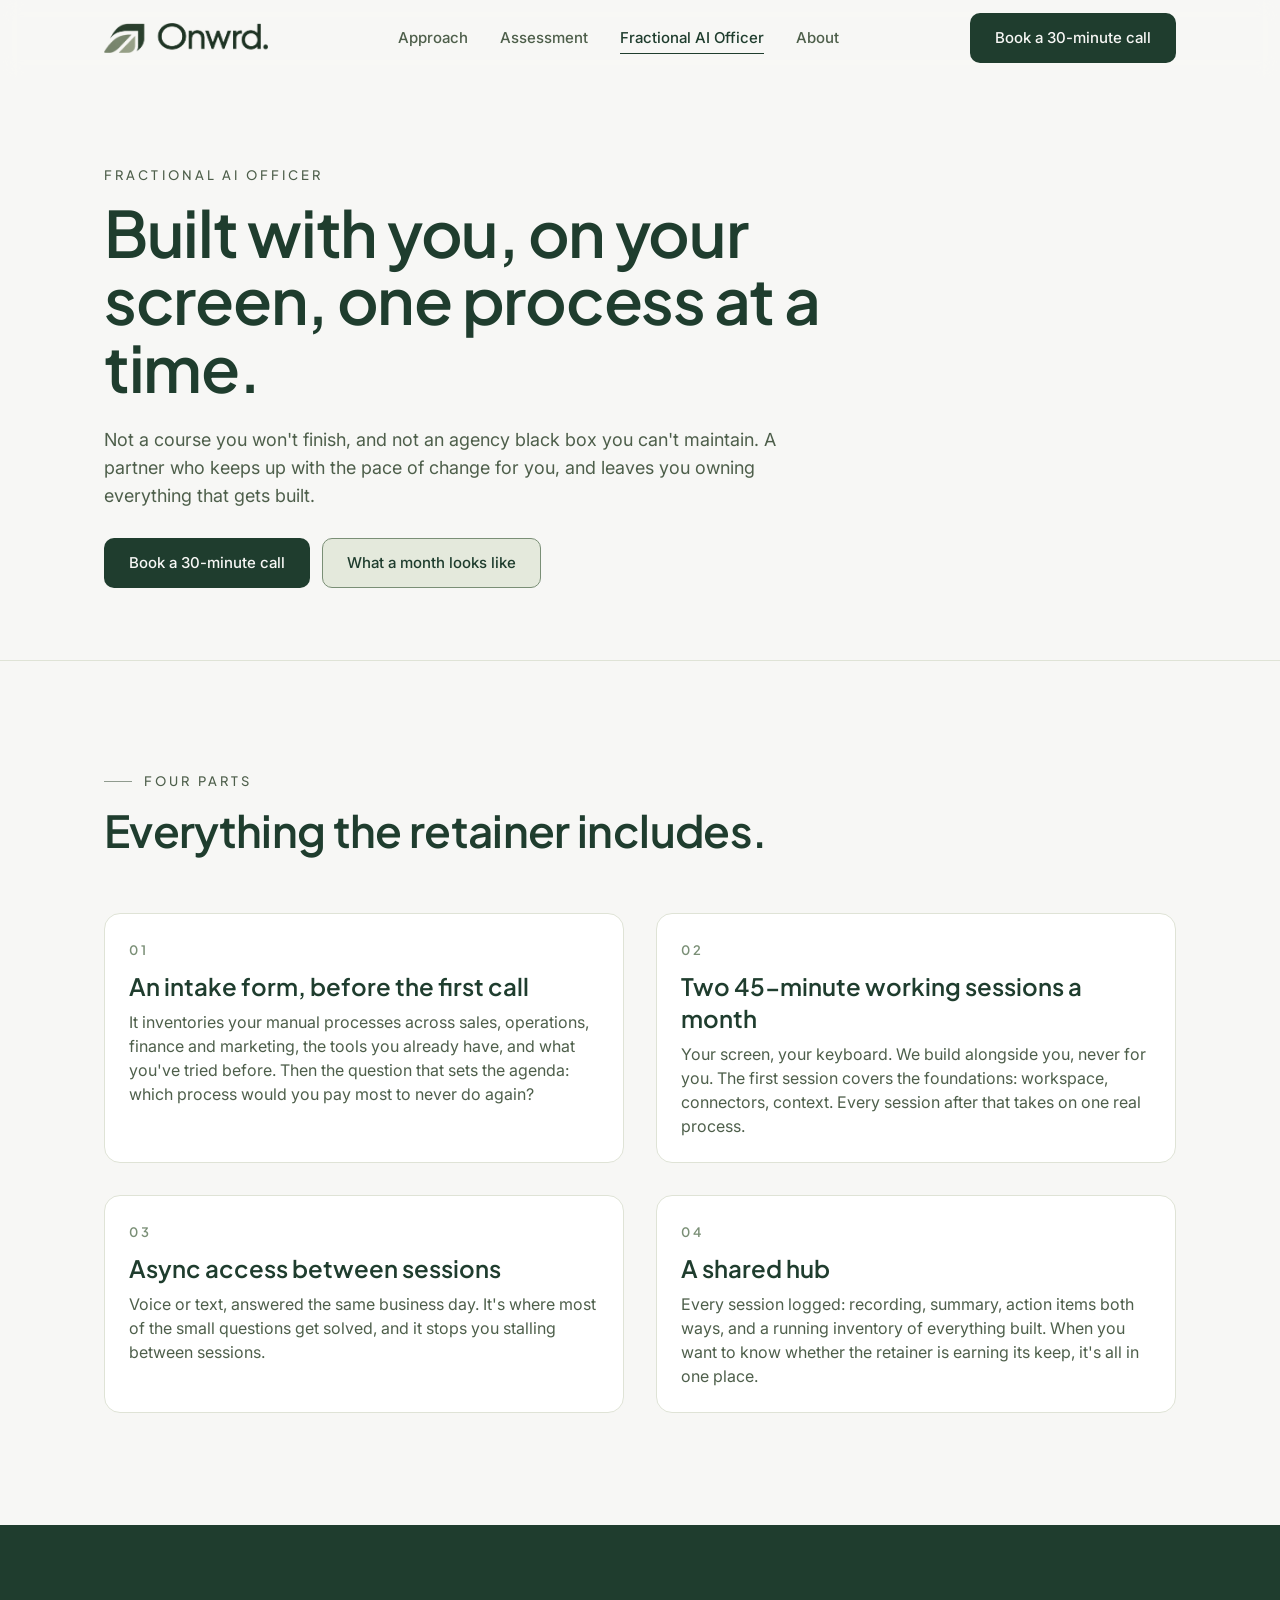
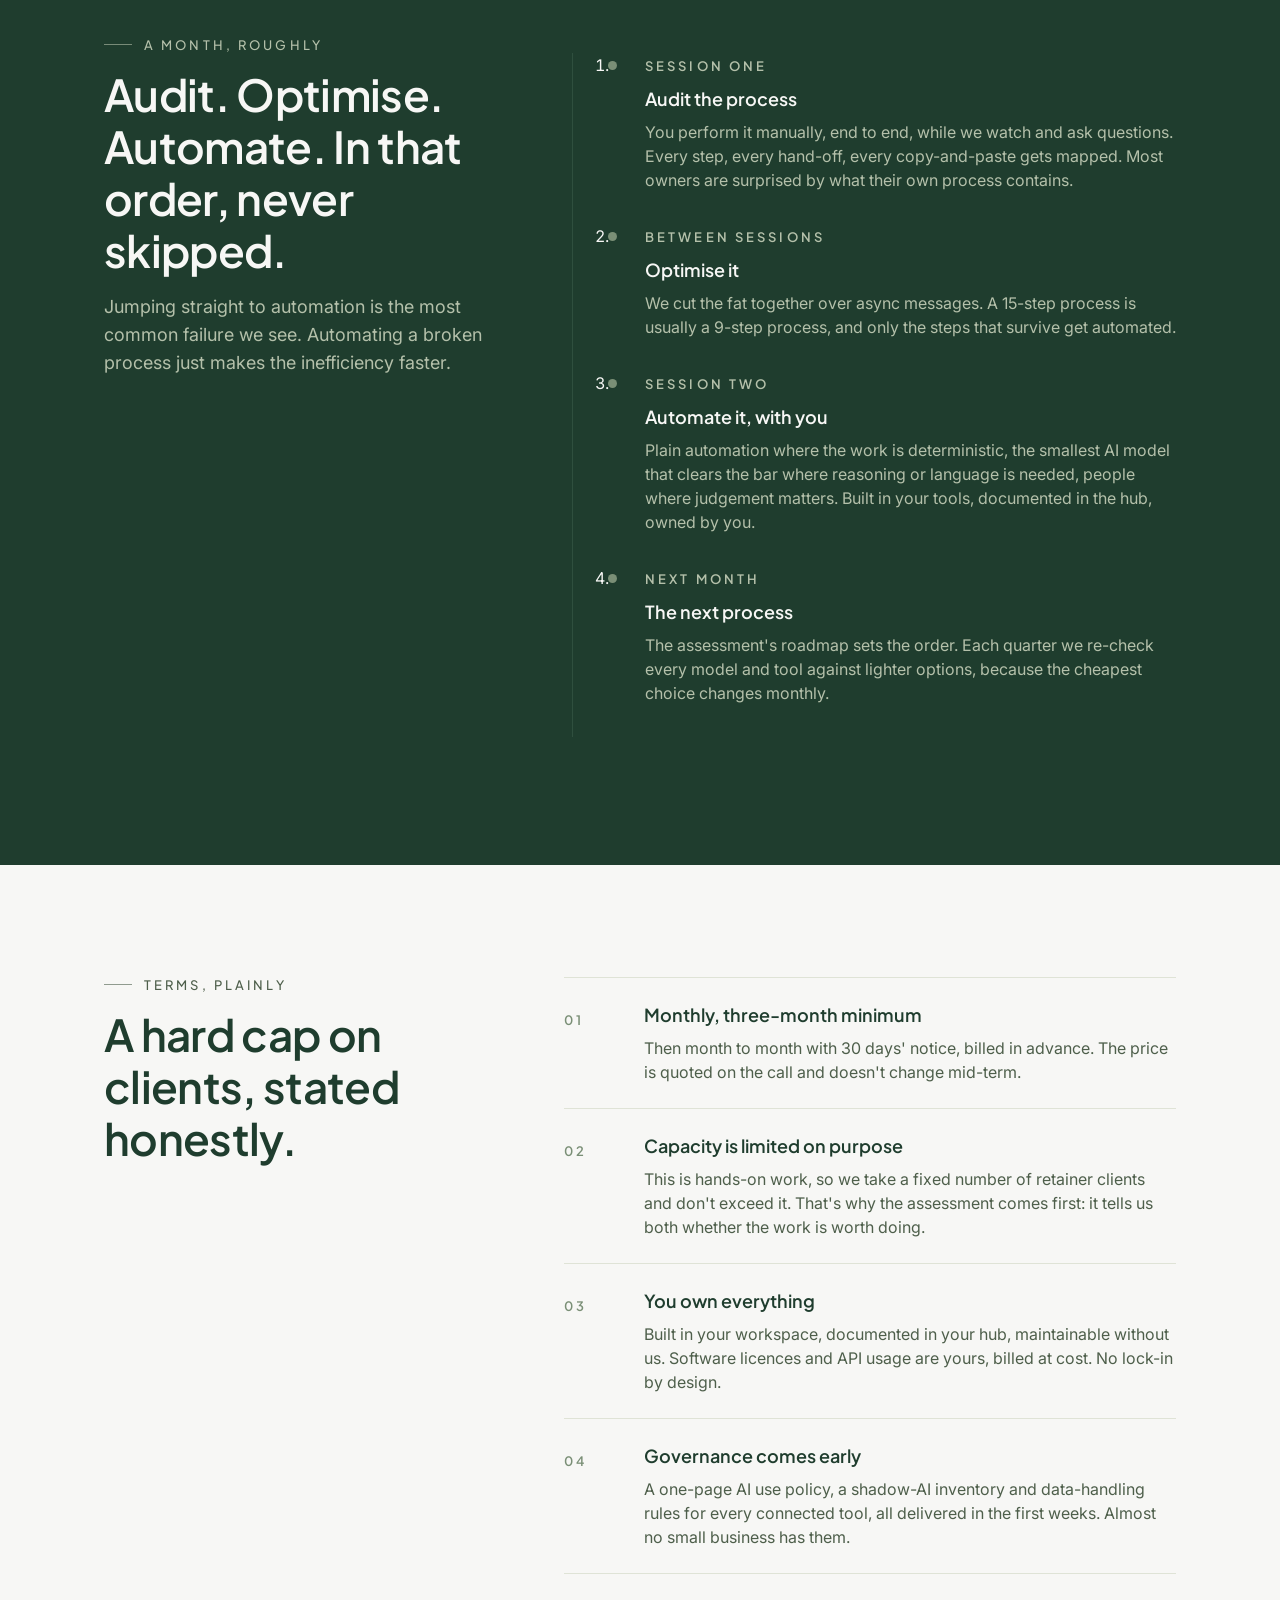
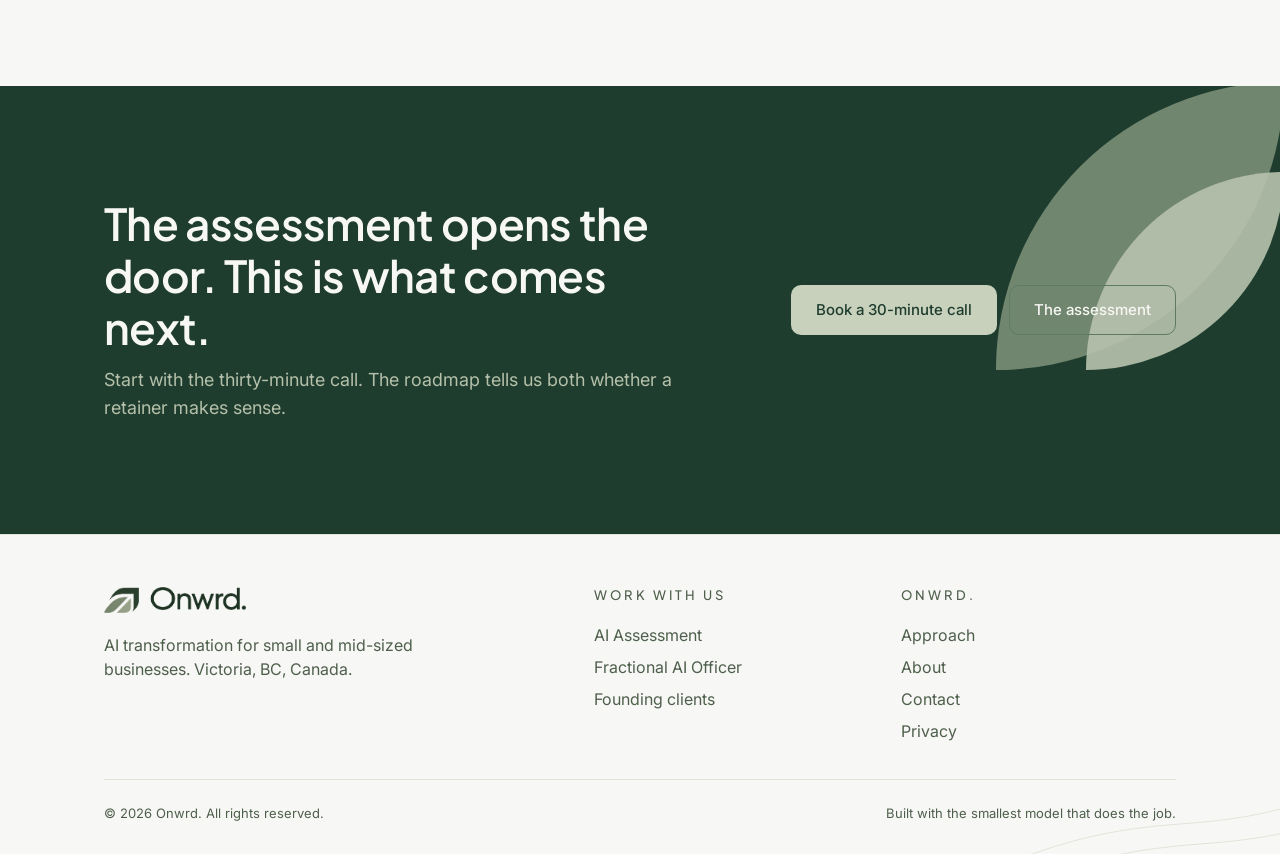
<file: fractional-ai-officer.html>
<!doctype html>
<html lang="en-CA">
<head>
  <meta charset="utf-8">
  <meta name="viewport" content="width=device-width, initial-scale=1">
  <title>Fractional AI Officer — Onwrd.</title>
  <meta name="description" content="A Fractional AI Officer for small business: two working sessions a month on your screen, async support and a shared hub. One process at a time: audit, optimise, automate.">
  <link rel="canonical" href="https://onwrd.ca/fractional-ai-officer.html">
  <meta property="og:type" content="website">
  <meta property="og:site_name" content="Onwrd.">
  <meta property="og:title" content="Fractional AI Officer — Onwrd.">
  <meta property="og:description" content="Done with you, on a monthly retainer. Two working sessions a month, async access, a shared hub. One process at a time.">
  <meta property="og:url" content="https://onwrd.ca/fractional-ai-officer.html">
  <meta property="og:image" content="https://onwrd.ca/assets/img/og-image.png">
  <meta name="twitter:card" content="summary_large_image">
  <link rel="icon" type="image/png" sizes="32x32" href="assets/img/favicon-32.png">
  <link rel="apple-touch-icon" href="assets/img/apple-touch-icon.png">
  <link rel="preconnect" href="https://fonts.googleapis.com">
  <link rel="preconnect" href="https://fonts.gstatic.com" crossorigin>
  <link href="https://fonts.googleapis.com/css2?family=Plus+Jakarta+Sans:wght@500;600;700&family=Inter:wght@400;500&display=swap" rel="stylesheet">
  <link rel="stylesheet" href="assets/css/site.css">
</head>
<body>

<header class="site-header">
  <div class="container nav">
    <a class="nav-logo" href="index.html" aria-label="Onwrd. home"><img src="assets/img/onwrd-lockup.png" alt="Onwrd." width="747" height="137"></a>
    <nav class="nav-links" id="primary-nav" aria-label="Primary">
      <a href="index.html#approach">Approach</a>
      <a href="assessment.html">Assessment</a>
      <a href="fractional-ai-officer.html" aria-current="page">Fractional AI Officer</a>
      <a href="index.html#about">About</a>
      <a class="onw-btn onw-btn--primary nav-cta-mobile" href="index.html#contact">Book a 30-minute call</a>
    </nav>
    <a class="onw-btn onw-btn--primary nav-cta" href="index.html#contact">Book a 30-minute call</a>
    <button class="nav-toggle" type="button" aria-expanded="false" aria-controls="primary-nav" aria-label="Open menu">
      <svg class="icon-open" viewBox="0 0 24 24" fill="none" stroke="currentColor" stroke-width="1.5" stroke-linecap="round" aria-hidden="true"><path d="M4 7h16M4 12h16M4 17h16"/></svg>
      <svg class="icon-close" viewBox="0 0 24 24" fill="none" stroke="currentColor" stroke-width="1.5" stroke-linecap="round" aria-hidden="true"><path d="M6 6l12 12M18 6L6 18"/></svg>
    </button>
  </div>
</header>

<main>
  <section class="page-head">
    <div class="container">
      <p class="t-eyebrow reveal">Fractional AI Officer</p>
      <h1 class="t-display reveal" data-delay="1">Built with you, on your screen, one process at a time.</h1>
      <p class="t-lg muted measure lede reveal" data-delay="2">Not a course you won't finish, and not an agency black box you can't maintain. A partner who keeps up with the pace of change for you, and leaves you owning everything that gets built.</p>
      <div class="hero-actions reveal" data-delay="3" style="margin-top:28px">
        <a class="onw-btn onw-btn--primary" href="index.html#contact">Book a 30-minute call</a>
        <a class="onw-btn onw-btn--secondary" href="#month">What a month looks like</a>
      </div>
    </div>
  </section>

  <section class="section" id="parts">
    <div class="container">
      <div class="section-head">
        <p class="t-eyebrow reveal">Four parts</p>
        <h2 class="t-h1 reveal" data-delay="1">Everything the retainer includes.</h2>
      </div>
      <div class="grid grid-2">
        <article class="onw-card onw-card--flat reveal"><p class="step-num">01</p><h3 class="t-h3" style="margin:8px 0">An intake form, before the first call</h3><p class="muted">It inventories your manual processes across sales, operations, finance and marketing, the tools you already have, and what you've tried before. Then the question that sets the agenda: which process would you pay most to never do again?</p></article>
        <article class="onw-card onw-card--flat reveal" data-delay="1"><p class="step-num">02</p><h3 class="t-h3" style="margin:8px 0">Two 45-minute working sessions a month</h3><p class="muted">Your screen, your keyboard. We build alongside you, never for you. The first session covers the foundations: workspace, connectors, context. Every session after that takes on one real process.</p></article>
        <article class="onw-card onw-card--flat reveal"><p class="step-num">03</p><h3 class="t-h3" style="margin:8px 0">Async access between sessions</h3><p class="muted">Voice or text, answered the same business day. It's where most of the small questions get solved, and it stops you stalling between sessions.</p></article>
        <article class="onw-card onw-card--flat reveal" data-delay="1"><p class="step-num">04</p><h3 class="t-h3" style="margin:8px 0">A shared hub</h3><p class="muted">Every session logged: recording, summary, action items both ways, and a running inventory of everything built. When you want to know whether the retainer is earning its keep, it's all in one place.</p></article>
      </div>
    </div>
  </section>

  <section class="section on-forest" id="month">
    <div class="container">
      <div class="grid grid-12">
        <div class="col-5">
          <div class="section-head">
            <p class="t-eyebrow reveal">A month, roughly</p>
            <h2 class="t-h1 reveal" data-delay="1">Audit. Optimise. Automate. In that order, never skipped.</h2>
            <p class="t-lg muted measure-narrow reveal" data-delay="2">Jumping straight to automation is the most common failure we see. Automating a broken process just makes the inefficiency faster.</p>
          </div>
        </div>
        <div class="col-7">
          <ol class="timeline reveal" style="border-left-color:var(--panel-border)">
            <li><p class="when" style="color:var(--panel-ink-muted)">Session one</p><h4 class="t-h4">Audit the process</h4><p style="color:var(--panel-ink-muted)">You perform it manually, end to end, while we watch and ask questions. Every step, every hand-off, every copy-and-paste gets mapped. Most owners are surprised by what their own process contains.</p></li>
            <li><p class="when" style="color:var(--panel-ink-muted)">Between sessions</p><h4 class="t-h4">Optimise it</h4><p style="color:var(--panel-ink-muted)">We cut the fat together over async messages. A 15-step process is usually a 9-step process, and only the steps that survive get automated.</p></li>
            <li><p class="when" style="color:var(--panel-ink-muted)">Session two</p><h4 class="t-h4">Automate it, with you</h4><p style="color:var(--panel-ink-muted)">Plain automation where the work is deterministic, the smallest AI model that clears the bar where reasoning or language is needed, people where judgement matters. Built in your tools, documented in the hub, owned by you.</p></li>
            <li><p class="when" style="color:var(--panel-ink-muted)">Next month</p><h4 class="t-h4">The next process</h4><p style="color:var(--panel-ink-muted)">The assessment's roadmap sets the order. Each quarter we re-check every model and tool against lighter options, because the cheapest choice changes monthly.</p></li>
          </ol>
        </div>
      </div>
    </div>
  </section>

  <section class="section" id="terms">
    <div class="container">
      <div class="grid grid-12">
        <div class="col-5">
          <div class="section-head">
            <p class="t-eyebrow reveal">Terms, plainly</p>
            <h2 class="t-h1 reveal" data-delay="1">A hard cap on clients, stated honestly.</h2>
          </div>
        </div>
        <div class="col-7">
          <ul class="feature-list reveal">
            <li><span class="n">01</span><div><h4 class="t-h4">Monthly, three-month minimum</h4><p>Then month to month with 30 days' notice, billed in advance. The price is quoted on the call and doesn't change mid-term.</p></div></li>
            <li><span class="n">02</span><div><h4 class="t-h4">Capacity is limited on purpose</h4><p>This is hands-on work, so we take a fixed number of retainer clients and don't exceed it. That's why the assessment comes first: it tells us both whether the work is worth doing.</p></div></li>
            <li><span class="n">03</span><div><h4 class="t-h4">You own everything</h4><p>Built in your workspace, documented in your hub, maintainable without us. Software licences and API usage are yours, billed at cost. No lock-in by design.</p></div></li>
            <li><span class="n">04</span><div><h4 class="t-h4">Governance comes early</h4><p>A one-page AI use policy, a shadow-AI inventory and data-handling rules for every connected tool, all delivered in the first weeks. Almost no small business has them.</p></div></li>
          </ul>
        </div>
      </div>
    </div>
  </section>

  <section class="section cta-band on-forest">
    <svg class="leaf" viewBox="0 0 200 200" aria-hidden="true"><path class="leaf-sage" d="M20 180 A160 160 0 0 1 180 20 A160 160 0 0 1 20 180 Z"/><path class="leaf-stone" d="M70 180 A110 110 0 0 1 180 70 A110 110 0 0 1 70 180 Z" opacity=".9"/></svg>
    <div class="container">
      <div>
        <h2 class="t-h1 reveal">The assessment opens the door. This is what comes next.</h2>
        <p class="t-lg muted measure reveal" data-delay="1" style="margin-top:12px">Start with the thirty-minute call. The roadmap tells us both whether a retainer makes sense.</p>
      </div>
      <div class="reveal" data-delay="2" style="display:flex;gap:12px;flex-wrap:wrap;justify-content:flex-end"><a class="onw-btn onw-btn--primary" href="index.html#contact">Book a 30-minute call</a><a class="onw-btn onw-btn--secondary" href="assessment.html">The assessment</a></div>
    </div>
  </section>
</main>

<footer class="site-footer">
  <svg class="contours" viewBox="0 0 520 320" aria-hidden="true">
    <path d="M0 300 C120 260 160 220 300 210 S460 170 520 120"/><path d="M0 320 C130 280 180 240 320 230 S480 190 540 140"/><path d="M40 320 C160 290 210 255 340 248 S500 210 560 160"/><path d="M90 320 C200 300 240 270 360 264 S520 230 580 180"/><path d="M150 320 C250 310 280 285 390 280 S540 250 600 200"/>
  </svg>
  <div class="container">
    <div class="footer-grid">
      <div><a class="footer-logo" href="index.html" aria-label="Onwrd. home"><img src="assets/img/onwrd-lockup.png" alt="Onwrd." width="747" height="137"></a><p class="muted" style="margin-top:16px;max-width:34ch">AI transformation for small and mid-sized businesses. Victoria, BC, Canada.</p></div>
      <div><h4>Work with us</h4><a href="assessment.html">AI Assessment</a><a href="fractional-ai-officer.html">Fractional AI Officer</a><a href="index.html#founding">Founding clients</a></div>
      <div><h4>Onwrd.</h4><a href="index.html#approach">Approach</a><a href="index.html#about">About</a><a href="index.html#contact">Contact</a><a href="privacy.html">Privacy</a></div>
    </div>
    <div class="footer-bottom"><span>© 2026 Onwrd. All rights reserved.</span><span>Built with the smallest model that does the job.</span></div>
  </div>
</footer>
<script src="assets/js/site.js"></script>
</body>
</html>
</file>
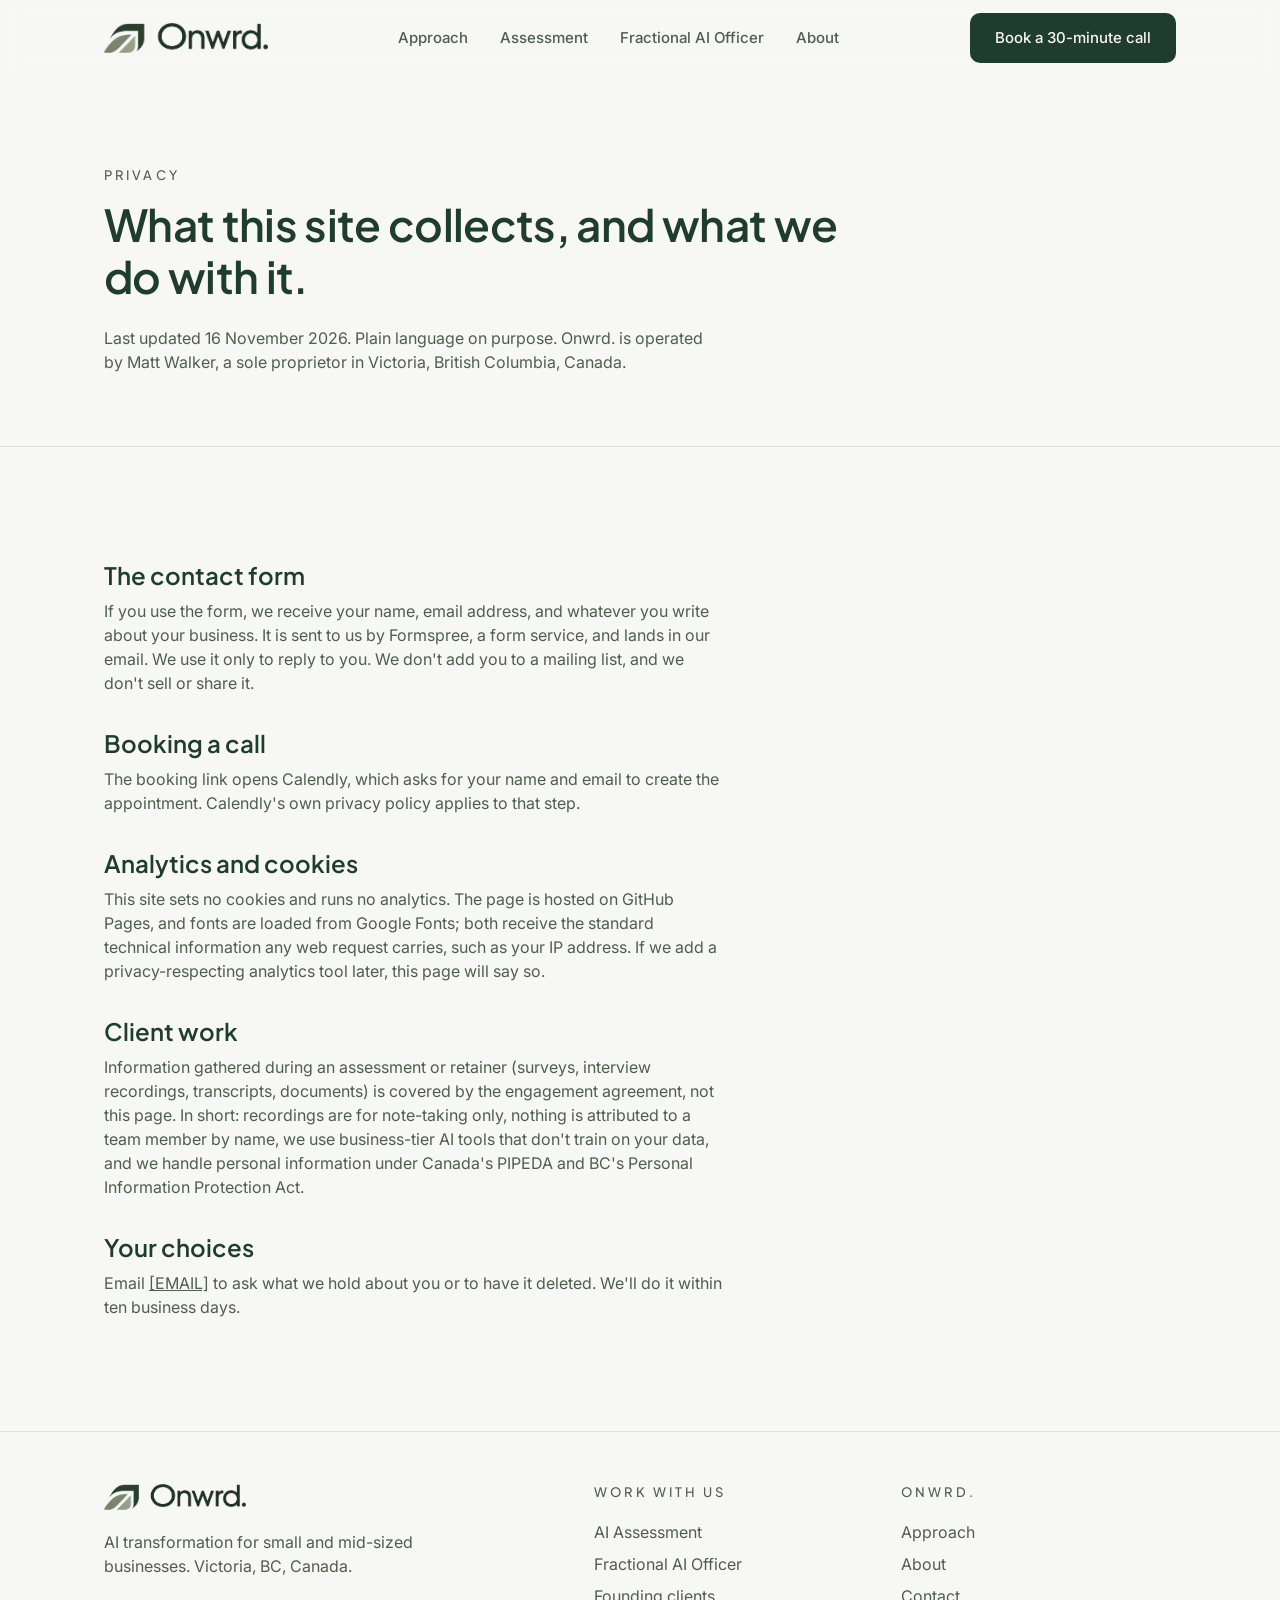
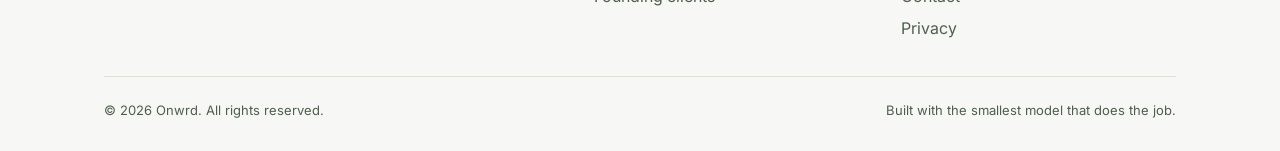
<file: privacy.html>
<!doctype html>
<html lang="en-CA">
<head>
  <meta charset="utf-8">
  <meta name="viewport" content="width=device-width, initial-scale=1">
  <title>Privacy — Onwrd.</title>
  <meta name="description" content="What Onwrd. collects through this website, why, and how to have it removed.">
  <link rel="canonical" href="https://onwrd.ca/privacy.html">
  <meta name="robots" content="noindex,follow">
  <link rel="icon" type="image/png" sizes="32x32" href="assets/img/favicon-32.png">
  <link rel="apple-touch-icon" href="assets/img/apple-touch-icon.png">
  <link rel="preconnect" href="https://fonts.googleapis.com">
  <link rel="preconnect" href="https://fonts.gstatic.com" crossorigin>
  <link href="https://fonts.googleapis.com/css2?family=Plus+Jakarta+Sans:wght@500;600;700&family=Inter:wght@400;500&display=swap" rel="stylesheet">
  <link rel="stylesheet" href="assets/css/site.css">
</head>
<body>
<header class="site-header">
  <div class="container nav">
    <a class="nav-logo" href="index.html" aria-label="Onwrd. home"><img src="assets/img/onwrd-lockup.png" alt="Onwrd." width="747" height="137"></a>
    <nav class="nav-links" id="primary-nav" aria-label="Primary">
      <a href="index.html#approach">Approach</a>
      <a href="assessment.html">Assessment</a>
      <a href="fractional-ai-officer.html">Fractional AI Officer</a>
      <a href="index.html#about">About</a>
      <a class="onw-btn onw-btn--primary nav-cta-mobile" href="index.html#contact">Book a 30-minute call</a>
    </nav>
    <a class="onw-btn onw-btn--primary nav-cta" href="index.html#contact">Book a 30-minute call</a>
    <button class="nav-toggle" type="button" aria-expanded="false" aria-controls="primary-nav" aria-label="Open menu">
      <svg class="icon-open" viewBox="0 0 24 24" fill="none" stroke="currentColor" stroke-width="1.5" stroke-linecap="round" aria-hidden="true"><path d="M4 7h16M4 12h16M4 17h16"/></svg>
      <svg class="icon-close" viewBox="0 0 24 24" fill="none" stroke="currentColor" stroke-width="1.5" stroke-linecap="round" aria-hidden="true"><path d="M6 6l12 12M18 6L6 18"/></svg>
    </button>
  </div>
</header>
<main>
  <section class="page-head">
    <div class="container">
      <p class="t-eyebrow">Privacy</p>
      <h1 class="t-h1" style="margin-top:16px;max-width:24ch">What this site collects, and what we do with it.</h1>
      <p class="muted lede measure">Last updated 16 November 2026. Plain language on purpose. Onwrd. is operated by Matt Walker, a sole proprietor in Victoria, British Columbia, Canada.</p>
    </div>
  </section>
  <section class="section">
    <div class="container">
      <div class="grid grid-12">
        <div class="col-8" style="display:grid;gap:32px">
          <div><h2 class="t-h3">The contact form</h2><p class="muted measure" style="margin-top:8px">If you use the form, we receive your name, email address, and whatever you write about your business. It is sent to us by Formspree, a form service, and lands in our email. We use it only to reply to you. We don't add you to a mailing list, and we don't sell or share it.</p></div>
          <div><h2 class="t-h3">Booking a call</h2><p class="muted measure" style="margin-top:8px">The booking link opens Calendly, which asks for your name and email to create the appointment. Calendly's own privacy policy applies to that step.</p></div>
          <div><h2 class="t-h3">Analytics and cookies</h2><p class="muted measure" style="margin-top:8px">This site sets no cookies and runs no analytics. The page is hosted on GitHub Pages, and fonts are loaded from Google Fonts; both receive the standard technical information any web request carries, such as your IP address. If we add a privacy-respecting analytics tool later, this page will say so.</p></div>
          <div><h2 class="t-h3">Client work</h2><p class="muted measure" style="margin-top:8px">Information gathered during an assessment or retainer (surveys, interview recordings, transcripts, documents) is covered by the engagement agreement, not this page. In short: recordings are for note-taking only, nothing is attributed to a team member by name, we use business-tier AI tools that don't train on your data, and we handle personal information under Canada's PIPEDA and BC's Personal Information Protection Act.</p></div>
          <div><h2 class="t-h3">Your choices</h2><p class="muted measure" style="margin-top:8px">Email <a href="mailto:[EMAIL]">[EMAIL]</a> to ask what we hold about you or to have it deleted. We'll do it within ten business days.</p></div>
        </div>
      </div>
    </div>
  </section>
</main>
<footer class="site-footer">
  <div class="container">
    <div class="footer-grid">
      <div><a class="footer-logo" href="index.html" aria-label="Onwrd. home"><img src="assets/img/onwrd-lockup.png" alt="Onwrd." width="747" height="137"></a><p class="muted" style="margin-top:16px;max-width:34ch">AI transformation for small and mid-sized businesses. Victoria, BC, Canada.</p></div>
      <div><h4>Work with us</h4><a href="assessment.html">AI Assessment</a><a href="fractional-ai-officer.html">Fractional AI Officer</a><a href="index.html#founding">Founding clients</a></div>
      <div><h4>Onwrd.</h4><a href="index.html#approach">Approach</a><a href="index.html#about">About</a><a href="index.html#contact">Contact</a><a href="privacy.html">Privacy</a></div>
    </div>
    <div class="footer-bottom"><span>© 2026 Onwrd. All rights reserved.</span><span>Built with the smallest model that does the job.</span></div>
  </div>
</footer>
<script src="assets/js/site.js"></script>
</body>
</html>
</file>
<file: assets/css/site.css>
/* ============================================================
   Onwrd. — site stylesheet
   Tokens mirror the Onwrd. design system (project/tokens.json).
   Change colours and type here, in the :root block, nowhere else.
   ============================================================ */

:root {
  /* Brand tokens */
  --forest: #1F3D2E;
  --sage: #7A8F76;
  --stone: #C8D1BC;
  --cream: #F7F7F5;
  --forest-deep: #12241B;

  /* Semantic tokens (Cream theme) */
  --surface: var(--cream);
  --surface-raised: #FFFFFF;
  --surface-tint: #E4E9DC;
  --ink: var(--forest);
  --ink-muted: #4E5F4B;
  --border: #DFE3D6;
  --border-strong: var(--sage);
  --primary: var(--forest);
  --on-primary: var(--cream);
  --accent: var(--sage);
  --focus: var(--forest);

  /* On forest panels */
  --panel-ink: var(--cream);
  --panel-ink-muted: #B4C0AA;
  --panel-border: #2F4F3E;
  --panel-raised: #1A3226;

  /* Type */
  --font-display: "Plus Jakarta Sans", "Helvetica Neue", Arial, sans-serif;
  --font-body: Inter, "Helvetica Neue", Arial, sans-serif;

  /* Spacing */
  --space-1: 4px;  --space-2: 8px;   --space-3: 12px; --space-4: 16px;
  --space-6: 24px; --space-8: 32px;  --space-12: 48px;
  --space-16: 64px; --space-24: 96px;

  /* Radius */
  --radius-sm: 6px; --radius-md: 10px; --radius-lg: 16px; --radius-xl: 28px; --radius-full: 999px;

  /* Shadow */
  --shadow-sm: 0 1px 2px rgba(31, 61, 46, 0.08);
  --shadow-md: 0 8px 24px rgba(31, 61, 46, 0.12);

  --max-w: 1200px;
  --gutter: clamp(20px, 5vw, 64px);
  --ease: cubic-bezier(0.22, 1, 0.36, 1);
}

/* ---------- Reset ---------- */
*, *::before, *::after { box-sizing: border-box; }
html { scroll-behavior: smooth; -webkit-text-size-adjust: 100%; }
body {
  margin: 0;
  background: var(--surface);
  color: var(--ink);
  font-family: var(--font-body);
  font-size: 16px;
  line-height: 24px;
  -webkit-font-smoothing: antialiased;
}
img { max-width: 100%; height: auto; display: block; }
a { color: inherit; }
h1, h2, h3, h4 { font-family: var(--font-display); font-weight: 600; margin: 0; color: inherit; }
p { margin: 0; }
ul { margin: 0; padding: 0; list-style: none; }
button { font: inherit; }
:focus-visible { outline: 2px solid var(--focus); outline-offset: 2px; }
.on-forest :focus-visible { outline-color: var(--stone); }
.visually-hidden { position: absolute !important; width: 1px; height: 1px; overflow: hidden; clip: rect(0 0 0 0); white-space: nowrap; }

/* ---------- Type scale ---------- */
.t-display { font-family: var(--font-display); font-weight: 600; font-size: clamp(40px, 6vw, 64px); line-height: 1.06; letter-spacing: -0.02em; }
.t-h1 { font-family: var(--font-display); font-weight: 600; font-size: clamp(34px, 4.2vw, 44px); line-height: 1.18; letter-spacing: -0.015em; }
.t-h2 { font-family: var(--font-display); font-weight: 600; font-size: clamp(26px, 3vw, 32px); line-height: 1.25; letter-spacing: -0.01em; }
.t-h3 { font-family: var(--font-display); font-weight: 600; font-size: 24px; line-height: 32px; }
.t-h4 { font-family: var(--font-display); font-weight: 600; font-size: 18px; line-height: 26px; }
.t-eyebrow { font-family: var(--font-display); font-weight: 500; font-size: 13px; line-height: 16px; letter-spacing: 0.24em; text-transform: uppercase; color: var(--ink-muted); }
.t-lg { font-size: 18px; line-height: 28px; }
.t-sm { font-size: 14px; line-height: 20px; }
.t-caption { font-size: 12px; line-height: 16px; font-weight: 500; letter-spacing: 0.02em; }
.muted { color: var(--ink-muted); }
.on-forest .t-eyebrow, .on-forest .muted { color: var(--panel-ink-muted); }
.measure { max-width: 62ch; }
.measure-narrow { max-width: 44ch; }

/* ---------- Layout ---------- */
.container { width: 100%; max-width: var(--max-w); margin: 0 auto; padding-left: var(--gutter); padding-right: var(--gutter); }
.section { padding-top: clamp(64px, 9vw, 112px); padding-bottom: clamp(64px, 9vw, 112px); }
.section-tight { padding-top: clamp(48px, 6vw, 72px); padding-bottom: clamp(48px, 6vw, 72px); }
.section-head { display: grid; gap: var(--space-4); margin-bottom: clamp(32px, 5vw, 56px); }
.section-head .t-eyebrow { display: flex; align-items: center; gap: var(--space-3); }
.section-head .t-eyebrow::before { content: ""; width: 28px; height: 1px; background: currentColor; opacity: 0.6; }
.grid { display: grid; gap: var(--space-8); }
.grid-2 { grid-template-columns: repeat(2, minmax(0, 1fr)); }
.grid-3 { grid-template-columns: repeat(3, minmax(0, 1fr)); }
.grid-12 { grid-template-columns: repeat(12, minmax(0, 1fr)); }
.col-5 { grid-column: span 5; } .col-6 { grid-column: span 6; } .col-7 { grid-column: span 7; } .col-4 { grid-column: span 4; } .col-8 { grid-column: span 8; }
.on-forest { background: var(--forest); color: var(--panel-ink); }
.on-forest-deep { background: var(--forest-deep); color: var(--panel-ink); }
.on-tint { background: var(--surface-tint); }
.rule { border: 0; border-top: 1px solid var(--border); margin: 0; }
.on-forest .rule { border-top-color: var(--panel-border); }

@media (max-width: 900px) {
  .grid-3 { grid-template-columns: repeat(2, minmax(0, 1fr)); }
  .grid-12 > [class*="col-"] { grid-column: span 12; }
}
@media (max-width: 640px) {
  .grid-2, .grid-3 { grid-template-columns: 1fr; }
}

/* ---------- Wordmark in type ---------- */
.onw-name { font-family: var(--font-display); font-weight: 700; letter-spacing: -0.03em; }

/* ---------- Buttons ---------- */
.onw-btn {
  display: inline-flex; align-items: center; justify-content: center; gap: var(--space-2);
  padding: 14px var(--space-6); border-radius: var(--radius-md); border: 1px solid transparent;
  font-family: var(--font-body); font-size: 15px; line-height: 20px; font-weight: 500;
  text-decoration: none; cursor: pointer; white-space: nowrap;
  transition: background-color .18s var(--ease), box-shadow .18s var(--ease), transform .18s var(--ease), color .18s;
}
.onw-btn--primary { background: var(--primary); color: var(--on-primary); }
.onw-btn--primary:hover { box-shadow: var(--shadow-md); transform: translateY(-1px); }
.onw-btn--secondary { background: var(--surface-tint); color: var(--ink); border-color: var(--border-strong); }
.onw-btn--secondary:hover { background: #d9e0cf; }
.onw-btn--ghost { background: transparent; color: var(--ink); padding-left: 0; padding-right: 0; text-decoration: underline; text-underline-offset: 5px; text-decoration-thickness: 1px; }
.onw-btn--ghost:hover { text-decoration-thickness: 2px; }
.on-forest .onw-btn--primary { background: var(--stone); color: var(--forest); }
.on-forest .onw-btn--secondary { background: transparent; color: var(--panel-ink); border-color: #5F7A64; }
.on-forest .onw-btn--secondary:hover { background: var(--panel-raised); }
.on-forest .onw-btn--ghost { color: var(--panel-ink); }
.onw-btn .arrow { width: 16px; height: 16px; transition: transform .18s var(--ease); }
.onw-btn:hover .arrow { transform: translateX(3px); }

/* ---------- Cards, tags ---------- */
.onw-card { background: var(--surface-raised); border: 1px solid var(--border); border-radius: var(--radius-lg); padding: var(--space-6); box-shadow: var(--shadow-sm); transition: box-shadow .18s var(--ease); }
.onw-card:hover { box-shadow: var(--shadow-md); }
.onw-card--flat { box-shadow: none; }
.onw-card--flat:hover { box-shadow: none; }
.on-forest .onw-card { background: var(--panel-raised); border-color: var(--panel-border); box-shadow: none; }
.onw-tag { display: inline-flex; align-items: center; gap: var(--space-1); padding: var(--space-1) var(--space-3); border-radius: var(--radius-full); background: var(--stone); color: var(--forest); font: 500 12px/16px var(--font-body); letter-spacing: .02em; }
.onw-tag--outline { background: transparent; color: var(--ink); border: 1px solid var(--border-strong); }
.on-forest .onw-tag--outline { color: var(--panel-ink); border-color: #5F7A64; }

/* ---------- Nav ---------- */
.site-header { position: sticky; top: 0; z-index: 50; background: rgba(247, 247, 245, 0.88); backdrop-filter: saturate(140%) blur(10px); -webkit-backdrop-filter: saturate(140%) blur(10px); border-bottom: 1px solid transparent; transition: border-color .2s; }
.site-header.is-scrolled { border-bottom-color: var(--border); }
.nav { display: flex; align-items: center; justify-content: space-between; gap: var(--space-6); height: 76px; }
.nav-logo { display: inline-flex; align-items: center; }
.nav-logo img { height: 30px; width: auto; }
.nav-links { display: flex; align-items: center; gap: var(--space-8); }
.nav-links a { font-size: 15px; line-height: 20px; font-weight: 500; text-decoration: none; color: var(--ink-muted); padding: 6px 0; position: relative; }
.nav-links a::after { content: ""; position: absolute; left: 0; right: 0; bottom: 0; height: 1px; background: var(--ink); transform: scaleX(0); transform-origin: left; transition: transform .22s var(--ease); }
.nav-links a:hover, .nav-links a[aria-current="page"] { color: var(--ink); }
.nav-links a:hover::after, .nav-links a[aria-current="page"]::after { transform: scaleX(1); }
.nav-cta { display: inline-flex; }
.nav-toggle { display: none; width: 44px; height: 44px; align-items: center; justify-content: center; background: transparent; border: 1px solid var(--border); border-radius: var(--radius-md); color: var(--ink); cursor: pointer; }
.nav-toggle svg { width: 20px; height: 20px; }
.nav-toggle .icon-close { display: none; }
.nav-toggle[aria-expanded="true"] .icon-open { display: none; }
.nav-toggle[aria-expanded="true"] .icon-close { display: block; }
@media (max-width: 900px) {
  .nav-links, .nav-cta { display: none; }
  .nav-toggle { display: inline-flex; }
  .site-header.is-open .nav-links { display: flex; flex-direction: column; align-items: flex-start; gap: var(--space-2); position: absolute; left: 0; right: 0; top: 76px; background: var(--surface); border-bottom: 1px solid var(--border); padding: var(--space-4) var(--gutter) var(--space-6); }
  .site-header.is-open .nav-links a { font-size: 18px; padding: 10px 0; }
  .site-header.is-open .nav-links .nav-cta-mobile { display: inline-flex; margin-top: var(--space-3); }
}
.nav-cta-mobile { display: none; }

/* ---------- Hero ---------- */
.hero { position: relative; overflow: hidden; }
.hero .container { position: relative; z-index: 1; }
.hero-grid { display: grid; grid-template-columns: minmax(0, 7fr) minmax(0, 5fr); gap: var(--space-12); align-items: end; padding-top: clamp(64px, 9vw, 120px); padding-bottom: clamp(64px, 9vw, 120px); }
.hero-copy { display: grid; gap: var(--space-6); }
.hero-copy .t-display { max-width: 15ch; }
.hero-actions { display: flex; flex-wrap: wrap; gap: var(--space-3); margin-top: var(--space-2); }
.hero-trust { display: flex; flex-wrap: wrap; gap: var(--space-2) var(--space-6); margin-top: var(--space-4); }
.hero-trust li { display: inline-flex; align-items: center; gap: var(--space-2); font-size: 14px; line-height: 20px; color: var(--panel-ink-muted); }
.hero-trust li::before { content: ""; width: 6px; height: 6px; border-radius: 50%; background: var(--sage); }
.hero-art { position: absolute; right: -4vw; top: 0; bottom: 0; width: clamp(360px, 44vw, 720px); pointer-events: none; }
.hero-art svg { position: absolute; right: 0; bottom: -6%; width: 100%; height: 112%; }
@media (max-width: 900px) {
  .hero-grid { grid-template-columns: 1fr; }
  .hero-art { opacity: .55; right: -30vw; width: 90vw; }
}

/* Leaf motif (from the design system's cover) */
.leaf-sage { fill: var(--sage); } .leaf-stone { fill: var(--stone); } .leaf-deep { fill: var(--forest-deep); }

/* ---------- Stats ---------- */
.stat-row { display: grid; grid-template-columns: repeat(3, minmax(0, 1fr)); border-top: 1px solid var(--border); }
.stat { padding: var(--space-8) var(--space-6) var(--space-8) 0; border-bottom: 1px solid var(--border); }
.stat + .stat { padding-left: var(--space-6); border-left: 1px solid var(--border); }
.stat-num { font-family: var(--font-display); font-weight: 600; font-size: clamp(40px, 5vw, 56px); line-height: 1; letter-spacing: -0.02em; }
.stat-desc { margin-top: var(--space-3); max-width: 28ch; }
.stat-src { margin-top: var(--space-2); font-size: 12px; line-height: 16px; color: var(--ink-muted); letter-spacing: .02em; }
@media (max-width: 640px) {
  .stat-row { grid-template-columns: 1fr; }
  .stat + .stat { padding-left: 0; border-left: 0; }
}

/* ---------- Steps (Audit → Optimise → Automate) ---------- */
.steps { display: grid; grid-template-columns: repeat(3, minmax(0, 1fr)); gap: 0; border: 1px solid var(--border); border-radius: var(--radius-lg); overflow: hidden; background: var(--surface-raised); }
.step { padding: var(--space-8) var(--space-6); display: grid; gap: var(--space-3); align-content: start; position: relative; }
.step + .step { border-left: 1px solid var(--border); }
.step-num { font-family: var(--font-display); font-weight: 600; font-size: 13px; letter-spacing: .24em; color: var(--sage); }
.step-title { font-family: var(--font-display); font-weight: 600; font-size: 24px; line-height: 32px; }
.step p { color: var(--ink-muted); }
@media (max-width: 760px) {
  .steps { grid-template-columns: 1fr; }
  .step + .step { border-left: 0; border-top: 1px solid var(--border); }
}

/* ---------- Offer cards ---------- */
.offer { display: grid; grid-template-rows: auto 1fr auto; gap: var(--space-6); padding: var(--space-8); }
.offer-head { display: grid; gap: var(--space-2); }
.offer-head .onw-tag { justify-self: start; margin-bottom: var(--space-2); }
.offer-list { display: grid; gap: var(--space-3); }
.offer-list li { display: grid; grid-template-columns: 18px 1fr; gap: var(--space-3); align-items: start; color: var(--ink-muted); }
.offer-list li svg { width: 18px; height: 18px; margin-top: 3px; color: var(--sage); }
.offer-foot { display: flex; flex-wrap: wrap; align-items: center; justify-content: space-between; gap: var(--space-3); padding-top: var(--space-6); border-top: 1px solid var(--border); }
.offer-price { font-family: var(--font-display); font-weight: 600; font-size: 18px; }
.offer-price small { display: block; font-family: var(--font-body); font-weight: 400; font-size: 13px; line-height: 18px; color: var(--ink-muted); }

/* ---------- Filter grid (money pits) ---------- */
.filter-grid { display: grid; grid-template-columns: repeat(2, minmax(0, 1fr)); gap: var(--space-4); }
.filter { padding: var(--space-6); border: 1px solid var(--panel-border); border-radius: var(--radius-lg); background: var(--panel-raised); display: grid; gap: var(--space-2); }
.filter .q { font-family: var(--font-display); font-weight: 600; font-size: 20px; line-height: 28px; }
.filter p { color: var(--panel-ink-muted); font-size: 15px; line-height: 22px; }
.filter-rule { margin-top: var(--space-6); padding: var(--space-6); border-radius: var(--radius-lg); background: var(--stone); color: var(--forest); font-family: var(--font-display); font-weight: 600; font-size: 20px; line-height: 28px; }
@media (max-width: 640px) { .filter-grid { grid-template-columns: 1fr; } }

/* ---------- Feature list ---------- */
.feature-list { display: grid; gap: 0; border-top: 1px solid var(--border); }
.feature-list li { display: grid; grid-template-columns: 56px 1fr; gap: var(--space-6); padding: var(--space-6) 0; border-bottom: 1px solid var(--border); }
.feature-list .n { font-family: var(--font-display); font-weight: 600; font-size: 13px; letter-spacing: .24em; color: var(--sage); padding-top: 6px; }
.feature-list h4 { margin-bottom: var(--space-2); }
.feature-list p { color: var(--ink-muted); }

/* ---------- About ---------- */
.about-grid { display: grid; grid-template-columns: minmax(0, 5fr) minmax(0, 7fr); gap: var(--space-12); align-items: start; }
.portrait { aspect-ratio: 4 / 5; border-radius: var(--radius-xl); background: var(--surface-tint); border: 1px solid var(--border); display: grid; place-items: center; overflow: hidden; position: relative; }
.portrait img { width: 100%; height: 100%; object-fit: cover; }
.portrait .ph { font-family: var(--font-display); font-weight: 600; font-size: 13px; letter-spacing: .24em; text-transform: uppercase; color: var(--ink-muted); text-align: center; padding: var(--space-6); }
.principles { display: grid; gap: var(--space-3); margin-top: var(--space-6); }
.principles li { display: grid; grid-template-columns: 24px 1fr; gap: var(--space-3); align-items: start; }
.principles li svg { width: 20px; height: 20px; margin-top: 2px; color: var(--sage); }
@media (max-width: 760px) { .about-grid { grid-template-columns: 1fr; } .portrait { max-width: 360px; } }

/* ---------- FAQ ---------- */
.faq { border-top: 1px solid var(--border); }
.faq details { border-bottom: 1px solid var(--border); }
.faq summary { list-style: none; cursor: pointer; display: grid; grid-template-columns: 1fr 24px; gap: var(--space-4); align-items: center; padding: var(--space-6) 0; font-family: var(--font-display); font-weight: 600; font-size: 18px; line-height: 26px; }
.faq summary::-webkit-details-marker { display: none; }
.faq summary svg { width: 20px; height: 20px; color: var(--sage); transition: transform .22s var(--ease); }
.faq details[open] summary svg { transform: rotate(45deg); }
.faq .a { padding: 0 0 var(--space-6); color: var(--ink-muted); max-width: 70ch; }

/* ---------- Contact ---------- */
.contact-grid { display: grid; grid-template-columns: minmax(0, 6fr) minmax(0, 6fr); gap: var(--space-12); align-items: start; }
.contact-ways { display: grid; gap: var(--space-4); }
.contact-way { display: grid; grid-template-columns: 44px 1fr; gap: var(--space-4); align-items: start; padding: var(--space-4) 0; border-top: 1px solid var(--panel-border); }
.contact-way svg { width: 22px; height: 22px; color: var(--stone); margin-top: 2px; }
.contact-way a { color: var(--panel-ink); }
.onw-field { display: grid; gap: var(--space-2); }
.onw-field__label { font-size: 14px; line-height: 20px; font-weight: 500; }
.onw-input { font: 400 16px/24px var(--font-body); color: var(--ink); background: var(--surface-raised); border: 1px solid var(--border-strong); border-radius: var(--radius-md); padding: var(--space-3) var(--space-4); width: 100%; }
.onw-input::placeholder { color: #7f8c7b; }
textarea.onw-input { min-height: 132px; resize: vertical; }
.form { display: grid; gap: var(--space-4); padding: var(--space-8); border-radius: var(--radius-lg); background: var(--surface-raised); color: var(--ink); border: 1px solid var(--border); }
.form .row { display: grid; grid-template-columns: 1fr 1fr; gap: var(--space-4); }
.form-note { font-size: 13px; line-height: 18px; color: var(--ink-muted); }
.form-success { display: none; padding: var(--space-6); border-radius: var(--radius-md); background: var(--surface-tint); }
.form.is-sent .form-success { display: block; }
.form.is-sent .form-body { display: none; }
@media (max-width: 760px) { .contact-grid { grid-template-columns: 1fr; } .form .row { grid-template-columns: 1fr; } }

/* ---------- CTA band ---------- */
.cta-band { position: relative; overflow: hidden; }
.cta-band .container { position: relative; z-index: 1; display: grid; grid-template-columns: minmax(0, 7fr) minmax(0, 5fr); gap: var(--space-8); align-items: center; }
.cta-band .leaf { position: absolute; right: -40px; top: -40px; width: 360px; height: 360px; opacity: .9; pointer-events: none; }
@media (max-width: 760px) { .cta-band .container { grid-template-columns: 1fr; } .cta-band .leaf { width: 240px; height: 240px; right: -80px; opacity: .5; } }

/* ---------- Footer ---------- */
.site-footer { border-top: 1px solid var(--border); padding: var(--space-12) 0 var(--space-8); position: relative; overflow: hidden; }
.footer-grid { display: grid; grid-template-columns: minmax(0, 5fr) repeat(2, minmax(0, 3fr)); gap: var(--space-8); }
.footer-grid h4 { font-size: 13px; letter-spacing: .24em; text-transform: uppercase; font-weight: 500; color: var(--ink-muted); margin-bottom: var(--space-3); }
.footer-grid a { text-decoration: none; color: var(--ink-muted); display: block; padding: 4px 0; }
.footer-grid a:hover { color: var(--ink); }
.footer-logo img { height: 26px; width: auto; }
.footer-bottom { display: flex; flex-wrap: wrap; justify-content: space-between; gap: var(--space-3); margin-top: var(--space-8); padding-top: var(--space-6); border-top: 1px solid var(--border); font-size: 13px; line-height: 18px; color: var(--ink-muted); }
.contours { position: absolute; right: -120px; bottom: -80px; width: 520px; height: 320px; pointer-events: none; opacity: .9; }
.contours path { fill: none; stroke: var(--border); stroke-width: 1; }
@media (max-width: 760px) { .footer-grid { grid-template-columns: 1fr 1fr; } .footer-grid > :first-child { grid-column: span 2; } }

/* ---------- Page header (inner pages) ---------- */
.page-head { padding-top: clamp(48px, 7vw, 96px); padding-bottom: clamp(40px, 6vw, 72px); border-bottom: 1px solid var(--border); }
.page-head .t-display { max-width: 18ch; margin-top: var(--space-4); }
.page-head .lede { margin-top: var(--space-6); }

/* ---------- Timeline ---------- */
.timeline { display: grid; gap: 0; border-left: 1px solid var(--border); margin-left: 8px; }
.timeline li { position: relative; padding: 0 0 var(--space-8) var(--space-8); }
.timeline li::before { content: ""; position: absolute; left: -5px; top: 8px; width: 9px; height: 9px; border-radius: 50%; background: var(--sage); }
.timeline .when { font-family: var(--font-display); font-weight: 600; font-size: 13px; letter-spacing: .24em; text-transform: uppercase; color: var(--ink-muted); margin-bottom: var(--space-2); }
.timeline h4 { margin-bottom: var(--space-2); }
.timeline p { color: var(--ink-muted); max-width: 60ch; }

/* ---------- Dimension chips ---------- */
.chips { display: flex; flex-wrap: wrap; gap: var(--space-2); }

/* ---------- Scale ---------- */
.scale { display: grid; grid-template-columns: repeat(6, minmax(0, 1fr)); gap: var(--space-2); }
.scale li { padding: var(--space-4); border: 1px solid var(--border); border-radius: var(--radius-md); background: var(--surface-raised); display: grid; gap: 4px; }
.scale li.is-typical { background: var(--surface-tint); border-color: var(--stone); }
.scale .lvl { font-family: var(--font-display); font-weight: 600; font-size: 13px; letter-spacing: .2em; color: var(--sage); }
.scale .name { font-family: var(--font-display); font-weight: 600; font-size: 15px; line-height: 20px; }
.scale .d { font-size: 13px; line-height: 18px; color: var(--ink-muted); }
@media (max-width: 900px) { .scale { grid-template-columns: repeat(3, minmax(0, 1fr)); } }
@media (max-width: 520px) { .scale { grid-template-columns: repeat(2, minmax(0, 1fr)); } }

/* ---------- Sample report placeholder ---------- */
.sample { aspect-ratio: 16 / 10; border-radius: var(--radius-lg); border: 1px dashed var(--border-strong); background: var(--surface-raised); display: grid; place-items: center; text-align: center; padding: var(--space-8); }

/* ---------- Reveal on scroll ---------- */
.reveal { opacity: 0; transform: translateY(14px); transition: opacity .6s var(--ease), transform .6s var(--ease); }
.reveal.is-in { opacity: 1; transform: none; }
.reveal[data-delay="1"] { transition-delay: .08s; } .reveal[data-delay="2"] { transition-delay: .16s; } .reveal[data-delay="3"] { transition-delay: .24s; }
@media (prefers-reduced-motion: reduce) {
  html { scroll-behavior: auto; }
  .reveal { opacity: 1; transform: none; transition: none; }
  .onw-btn, .nav-links a::after, .faq summary svg { transition: none; }
}

/* ---------- Print ---------- */
@media print {
  .site-header, .site-footer, .cta-band, .hero-art { display: none; }
  body { background: #fff; }
}
</file>
